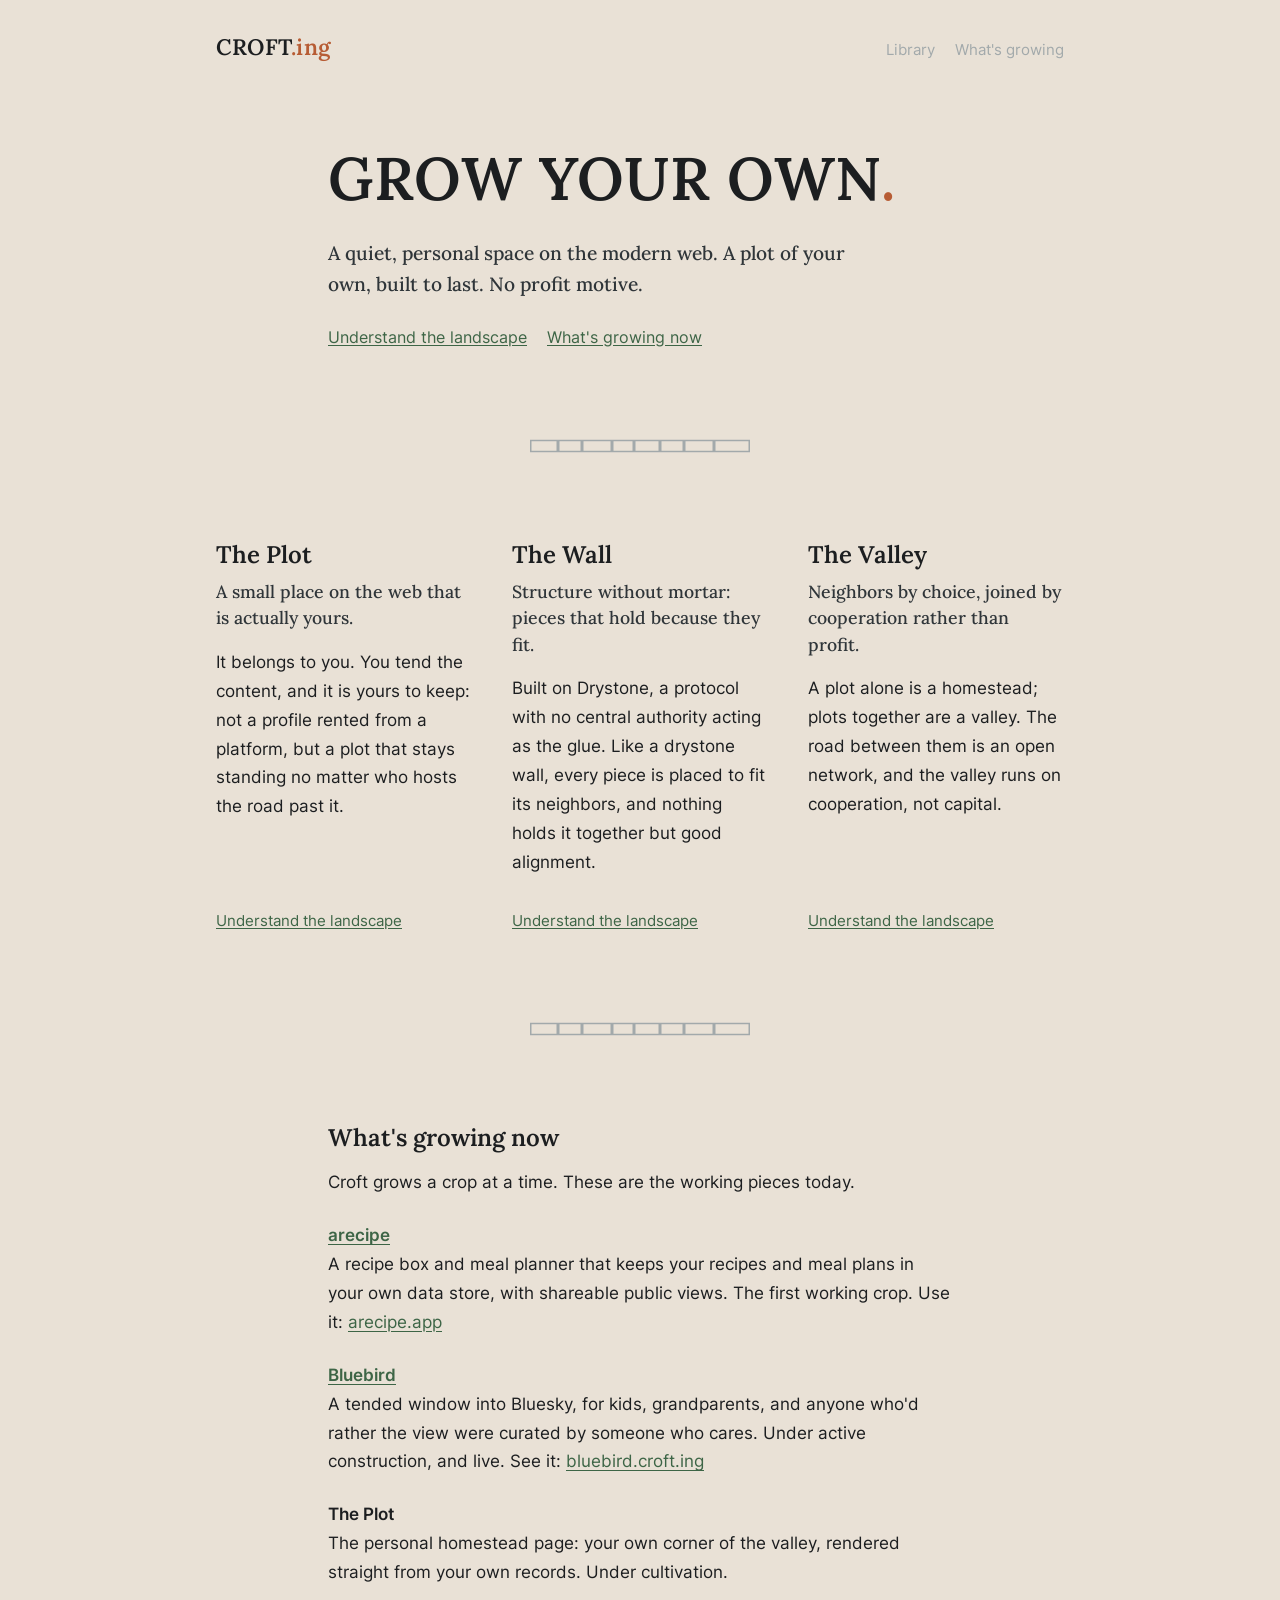
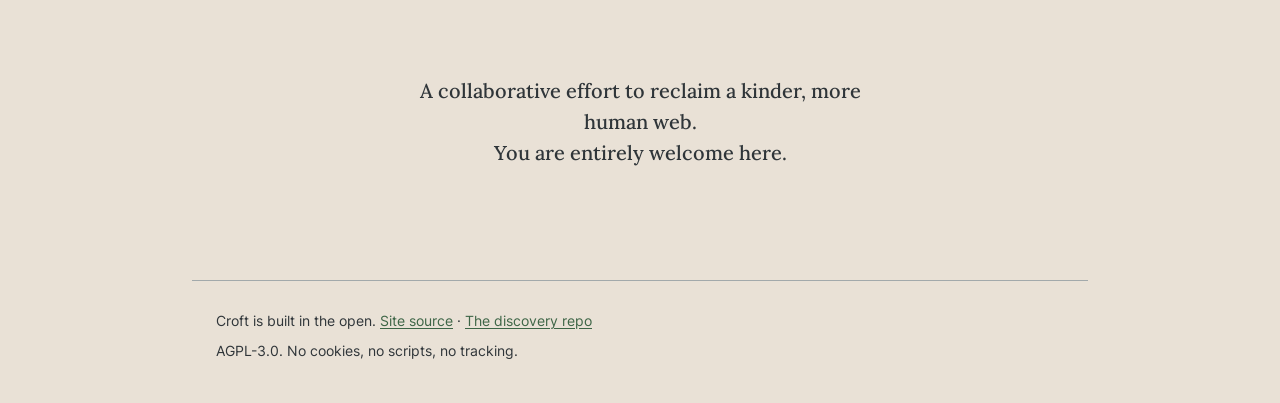
<file: index.html>
<!DOCTYPE html>
<html lang="en">
<head>
  <meta charset="utf-8">
  <meta name="viewport" content="width=device-width, initial-scale=1">
  <title>croft.ing — Grow your own.</title>
  <meta name="description" content="A quiet, personal space on the modern web. A plot of your own, built to last. No profit motive.">
  <link rel="icon" href="assets/favicon.svg" type="image/svg+xml">
  <link rel="stylesheet" href="styles.css">
</head>
<body>
  <header class="site-header">
    <a class="wordmark" href="/"><span class="wm-croft">CROFT</span><span class="wm-ing">.ing</span></a>
    <nav class="site-nav" aria-label="Primary">
      <a href="library.html">Library</a>
      <a href="index.html#growing">What's growing</a>
    </nav>
  </header>

  <main>
    <section class="section hero wrap">
      <h1>GROW YOUR OWN<span class="accent">.</span></h1>
      <p class="lede">A quiet, personal space on the modern web. A plot of your own, built to last. No profit motive.</p>
      <div class="hero-links">
        <a href="plot.html">Understand the landscape</a>
        <a href="#growing">What's growing now</a>
      </div>
    </section>

    <div class="course" role="separator" aria-hidden="true"></div>

    <section class="section wrap wrap--wide" aria-label="The three pillars">
      <div class="pillars">
        <article class="pillar">
          <h2>The Plot</h2>
          <p class="lede">A small place on the web that is actually yours.</p>
          <p>It belongs to you. You tend the content, and it is yours to keep: not a profile rented from a platform, but a plot that stays standing no matter who hosts the road past it.</p>
          <p class="more"><a href="plot.html">Understand the landscape</a></p>
        </article>

        <article class="pillar">
          <h2>The Wall</h2>
          <p class="lede">Structure without mortar: pieces that hold because they fit.</p>
          <p>Built on Drystone, a protocol with no central authority acting as the glue. Like a drystone wall, every piece is placed to fit its neighbors, and nothing holds it together but good alignment.</p>
          <p class="more"><a href="wall.html">Understand the landscape</a></p>
        </article>

        <article class="pillar">
          <h2>The Valley</h2>
          <p class="lede">Neighbors by choice, joined by cooperation rather than profit.</p>
          <p>A plot alone is a homestead; plots together are a valley. The road between them is an open network, and the valley runs on cooperation, not capital.</p>
          <p class="more"><a href="valley.html">Understand the landscape</a></p>
        </article>
      </div>
    </section>

    <div class="course" role="separator" aria-hidden="true"></div>

    <section class="section wrap" id="growing">
      <h2>What's growing now</h2>
      <p>Croft grows a crop at a time. These are the working pieces today.</p>
      <ul class="growing-list">
        <li>
          <span class="term"><a href="/arecipe/">arecipe</a></span>
          <p>A recipe box and meal planner that keeps your recipes and meal plans in your own data store, with shareable public views. The first working crop. Use it: <a href="https://arecipe.app">arecipe.app</a></p>
        </li>
        <li>
          <span class="term"><a href="/skylite/">Bluebird</a></span>
          <p>A tended window into Bluesky, for kids, grandparents, and anyone who'd rather the view were curated by someone who cares. Under active construction, and live. See it: <a href="https://bluebird.croft.ing">bluebird.croft.ing</a></p>
        </li>
        <li>
          <span class="term">The Plot</span>
          <p>The personal homestead page: your own corner of the valley, rendered straight from your own records. Under cultivation.</p>
        </li>
      </ul>
    </section>

    <blockquote class="closing wrap">
      <p>A collaborative effort to reclaim a kinder, more human web.<br>
      You are entirely welcome here.</p>
    </blockquote>
  </main>

  <footer class="site-footer">
    <p>Croft is built in the open. <a href="https://github.com/CroftCommunity/crofting_site">Site source</a> · <a href="https://github.com/CroftCommunity/discovery">The discovery repo</a></p>
    <p>AGPL-3.0. No cookies, no scripts, no tracking.</p>
  </footer>
</body>
</html>
</file>
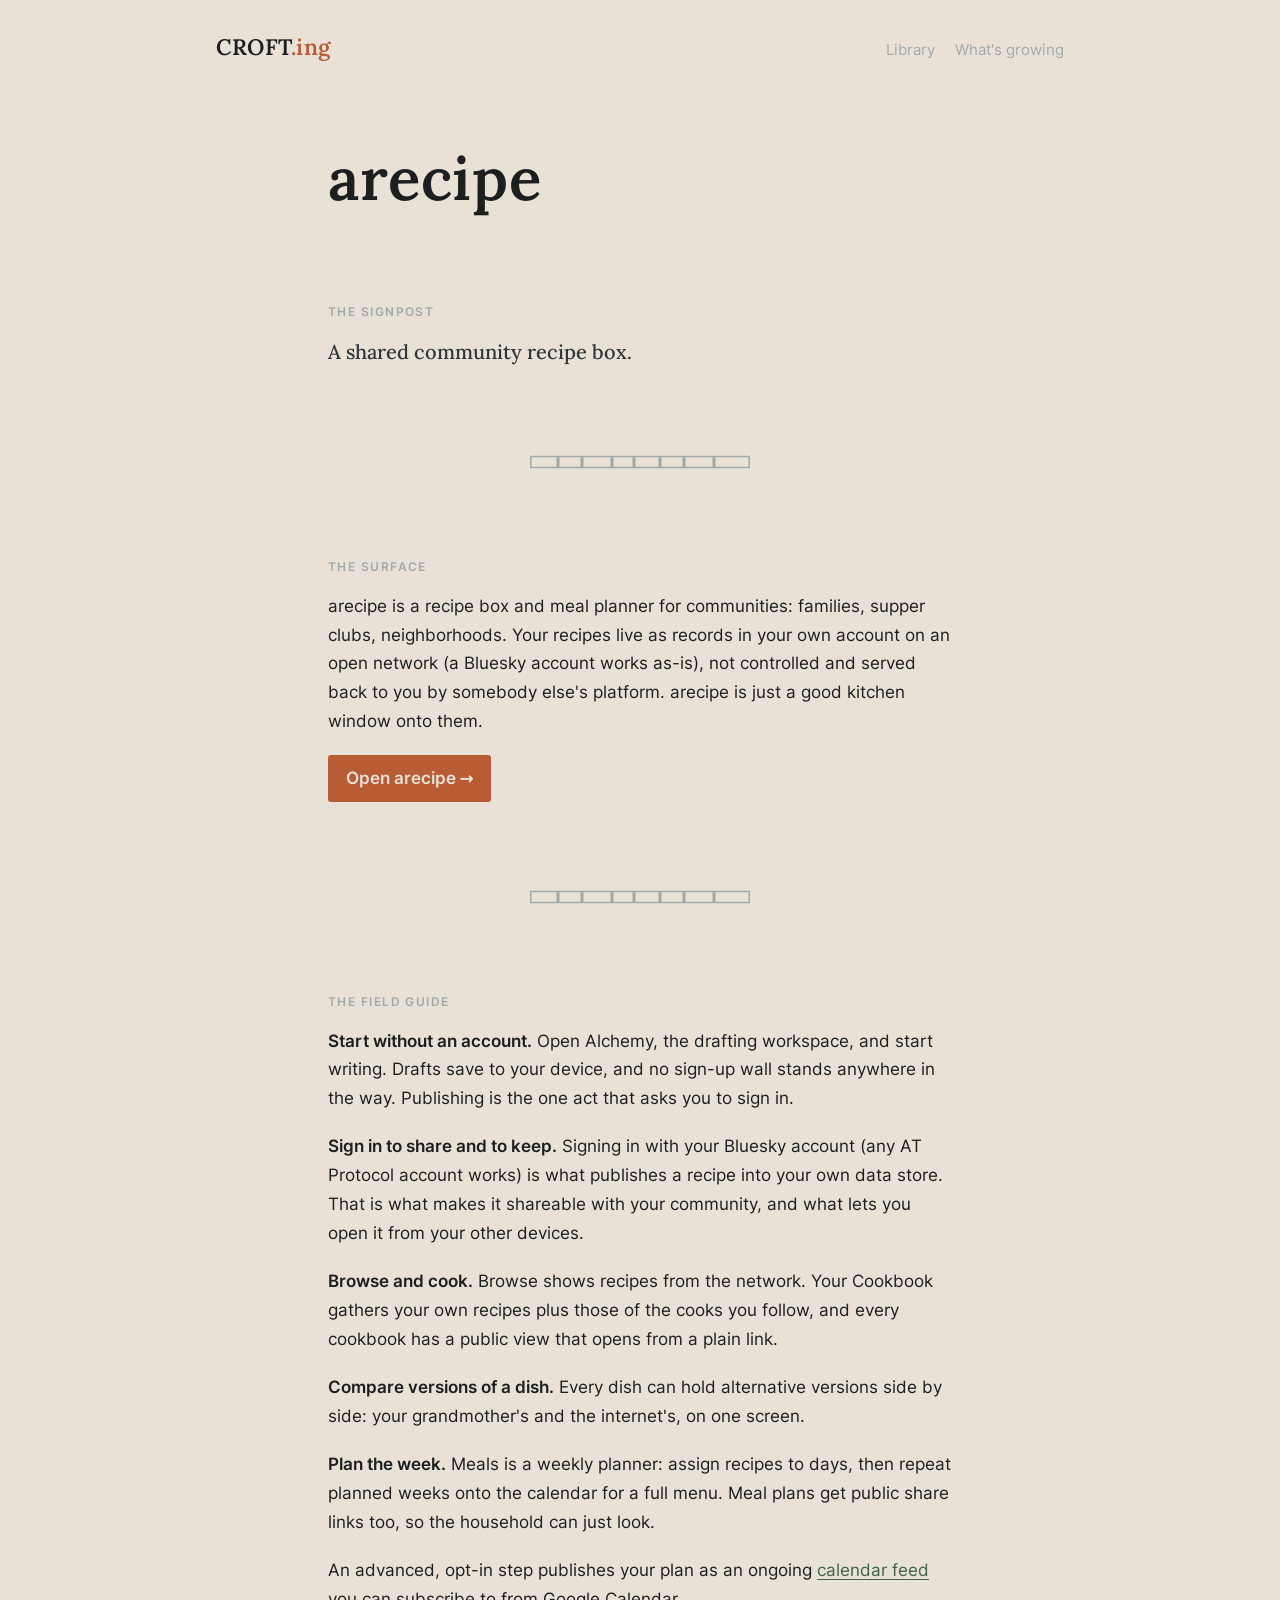
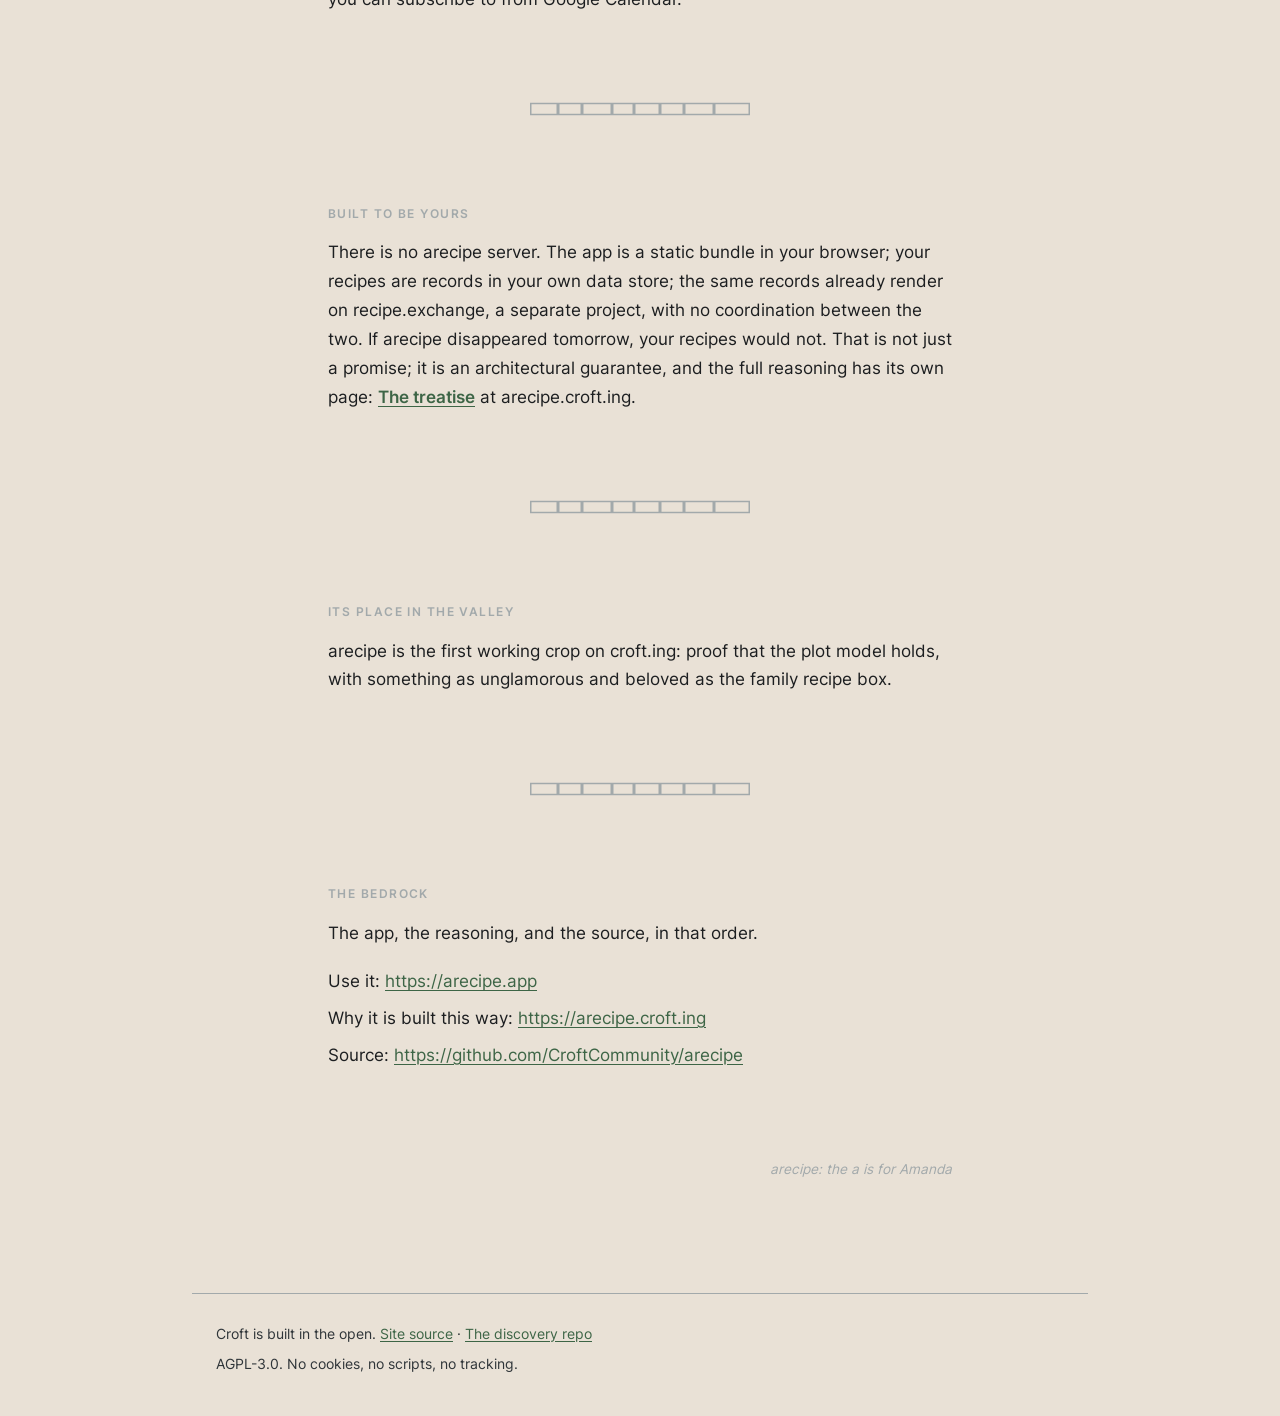
<file: arecipe/index.html>
<!DOCTYPE html>
<html lang="en">
<head>
  <meta charset="utf-8">
  <meta name="viewport" content="width=device-width, initial-scale=1">
  <title>arecipe — croft.ing</title>
  <meta name="description" content="A shared community recipe box.">
  <link rel="icon" href="/assets/favicon.svg" type="image/svg+xml">
  <link rel="stylesheet" href="/styles.css">
</head>
<body>
  <header class="site-header">
    <a class="wordmark" href="/"><span class="wm-croft">CROFT</span><span class="wm-ing">.ing</span></a>
    <nav class="site-nav" aria-label="Primary">
      <a href="/library.html">Library</a>
      <a href="/index.html#growing">What's growing</a>
    </nav>
  </header>

  <main class="wrap">
    <section class="section">
      <h1>arecipe</h1>
    </section>

    <section class="tier">
      <span class="tier-label">THE SIGNPOST</span>
      <p class="lede">A shared community recipe box.</p>
    </section>

    <div class="course" role="separator" aria-hidden="true"></div>

    <section class="tier">
      <span class="tier-label">THE SURFACE</span>
      <p class="surface">arecipe is a recipe box and meal planner for communities: families, supper clubs, neighborhoods. Your recipes live as records in your own account on an open network (a Bluesky account works as-is), not controlled and served back to you by somebody else's platform. arecipe is just a good kitchen window onto them.</p>
      <p><a class="button" href="https://arecipe.app">Open arecipe →</a></p>
    </section>

    <div class="course" role="separator" aria-hidden="true"></div>

    <section class="tier">
      <span class="tier-label">THE FIELD GUIDE</span>
      <p><strong>Start without an account.</strong> Open Alchemy, the drafting workspace, and start writing. Drafts save to your device, and no sign-up wall stands anywhere in the way. Publishing is the one act that asks you to sign in.</p>
      <p><strong>Sign in to share and to keep.</strong> Signing in with your Bluesky account (any AT Protocol account works) is what publishes a recipe into your own data store. That is what makes it shareable with your community, and what lets you open it from your other devices.</p>
      <p><strong>Browse and cook.</strong> Browse shows recipes from the network. Your Cookbook gathers your own recipes plus those of the cooks you follow, and every cookbook has a public view that opens from a plain link.</p>
      <p><strong>Compare versions of a dish.</strong> Every dish can hold alternative versions side by side: your grandmother's and the internet's, on one screen.</p>
      <p><strong>Plan the week.</strong> Meals is a weekly planner: assign recipes to days, then repeat planned weeks onto the calendar for a full menu. Meal plans get public share links too, so the household can just look.</p>
      <p>An advanced, opt-in step publishes your plan as an ongoing <a href="https://arecipe.app/calendar-setup.html">calendar feed</a> you can subscribe to from Google Calendar.</p>
    </section>

    <div class="course" role="separator" aria-hidden="true"></div>

    <section class="tier">
      <span class="tier-label">BUILT TO BE YOURS</span>
      <p>There is no arecipe server. The app is a static bundle in your browser; your recipes are records in your own data store; the same records already render on recipe.exchange, a separate project, with no coordination between the two. If arecipe disappeared tomorrow, your recipes would not. That is not just a promise; it is an architectural guarantee, and the full reasoning has its own page: <strong><a href="https://arecipe.croft.ing">The treatise</a></strong> at arecipe.croft.ing.</p>
    </section>

    <div class="course" role="separator" aria-hidden="true"></div>

    <section class="tier">
      <span class="tier-label">ITS PLACE IN THE VALLEY</span>
      <p>arecipe is the first working crop on croft.ing: proof that the plot model holds, with something as unglamorous and beloved as the family recipe box.</p>
    </section>

    <div class="course" role="separator" aria-hidden="true"></div>

    <section class="tier">
      <span class="tier-label">THE BEDROCK</span>
      <p>The app, the reasoning, and the source, in that order.</p>
      <ul class="bedrock-links">
        <li>Use it: <a href="https://arecipe.app">https://arecipe.app</a></li>
        <li>Why it is built this way: <a href="https://arecipe.croft.ing">https://arecipe.croft.ing</a></li>
        <li>Source: <a href="https://github.com/CroftCommunity/arecipe">https://github.com/CroftCommunity/arecipe</a></li>
      </ul>
    </section>

    <p class="colophon">arecipe: the a is for Amanda</p>
  </main>

  <footer class="site-footer">
    <p>Croft is built in the open. <a href="https://github.com/CroftCommunity/crofting_site">Site source</a> · <a href="https://github.com/CroftCommunity/discovery">The discovery repo</a></p>
    <p>AGPL-3.0. No cookies, no scripts, no tracking.</p>
  </footer>
</body>
</html>
</file>
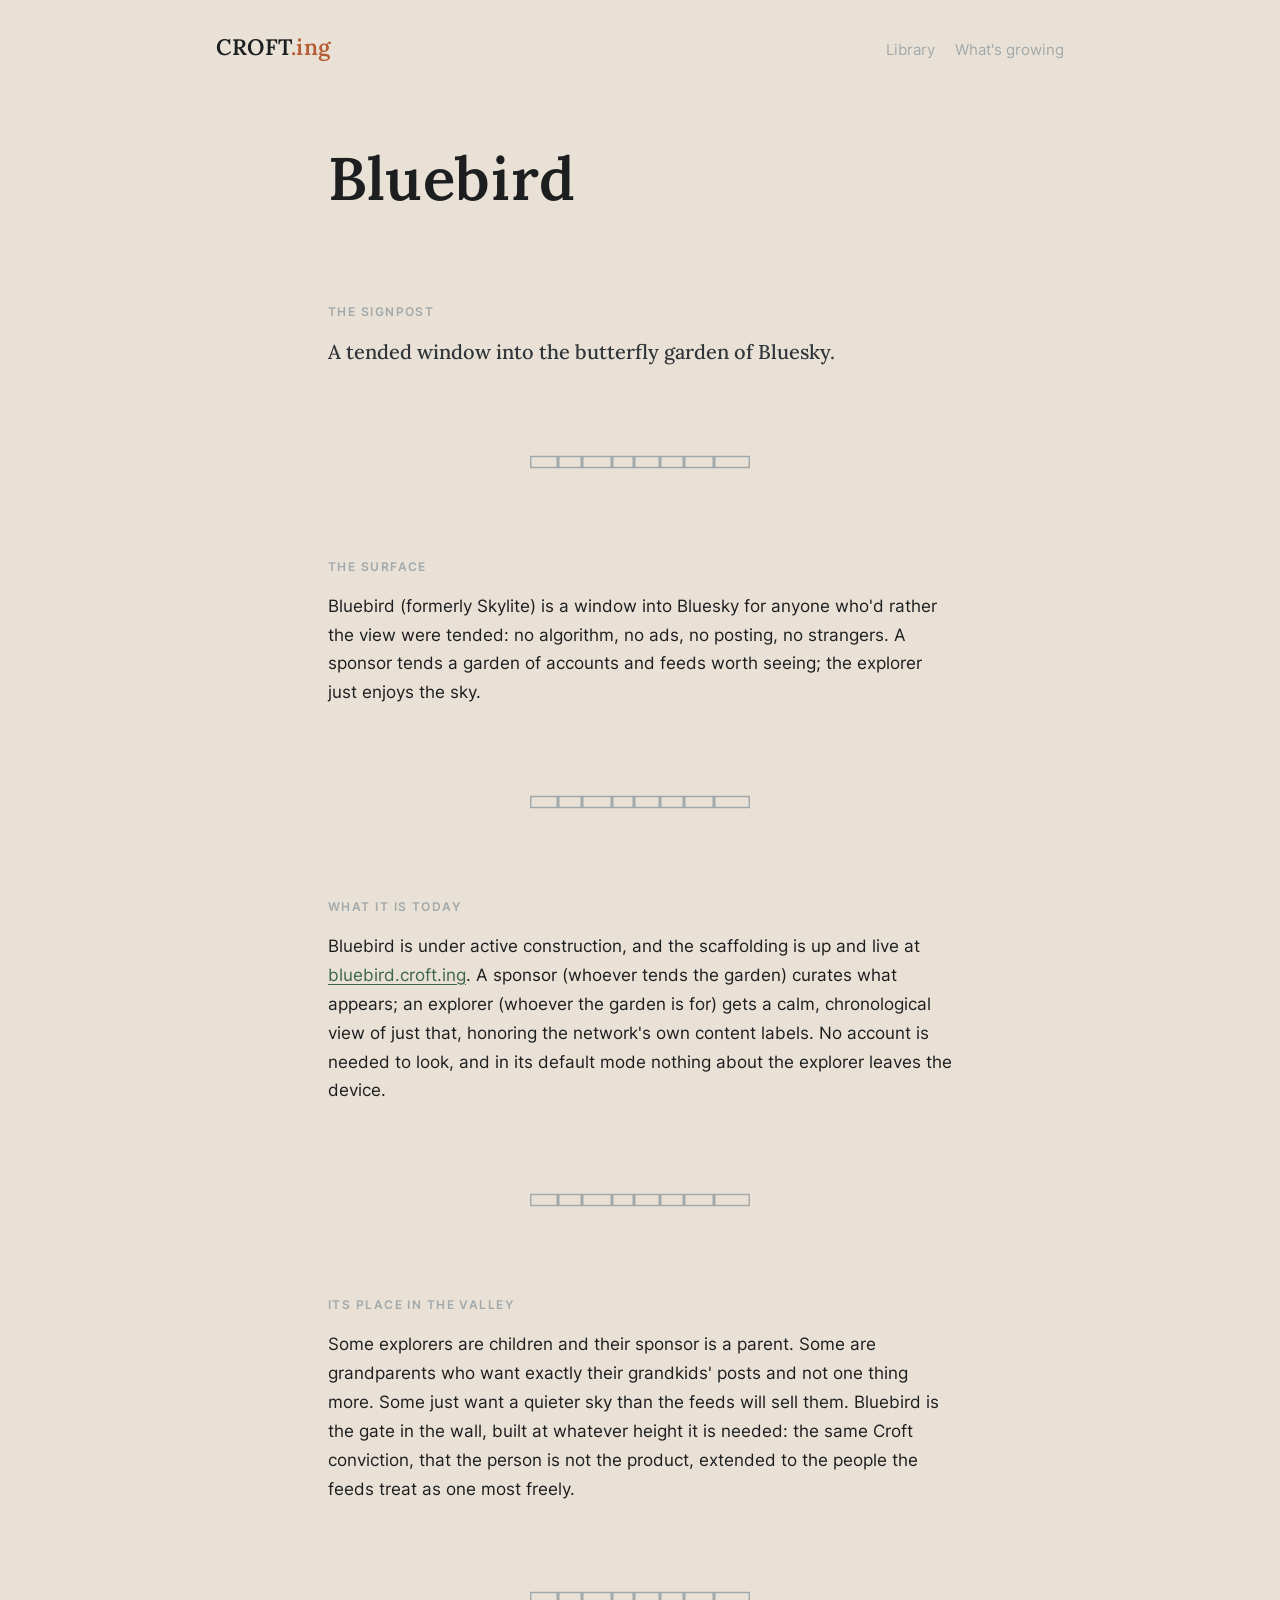
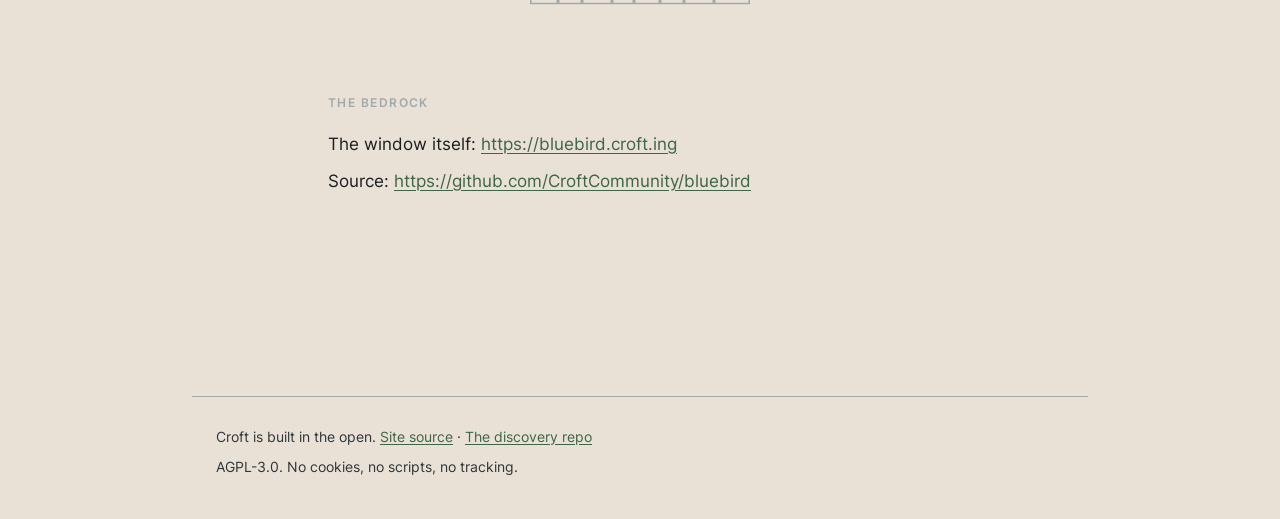
<file: skylite/index.html>
<!DOCTYPE html>
<html lang="en">
<head>
  <meta charset="utf-8">
  <meta name="viewport" content="width=device-width, initial-scale=1">
  <title>Bluebird — croft.ing</title>
  <meta name="description" content="A tended window into the butterfly garden of Bluesky.">
  <link rel="icon" href="/assets/favicon.svg" type="image/svg+xml">
  <link rel="stylesheet" href="/styles.css">
</head>
<body>
  <header class="site-header">
    <a class="wordmark" href="/"><span class="wm-croft">CROFT</span><span class="wm-ing">.ing</span></a>
    <nav class="site-nav" aria-label="Primary">
      <a href="/library.html">Library</a>
      <a href="/index.html#growing">What's growing</a>
    </nav>
  </header>

  <main class="wrap">
    <section class="section">
      <h1>Bluebird</h1>
    </section>

    <section class="tier">
      <span class="tier-label">THE SIGNPOST</span>
      <p class="lede">A tended window into the butterfly garden of Bluesky.</p>
    </section>

    <div class="course" role="separator" aria-hidden="true"></div>

    <section class="tier">
      <span class="tier-label">THE SURFACE</span>
      <p class="surface">Bluebird (formerly Skylite) is a window into Bluesky for anyone who'd rather the view were tended: no algorithm, no ads, no posting, no strangers. A sponsor tends a garden of accounts and feeds worth seeing; the explorer just enjoys the sky.</p>
    </section>

    <div class="course" role="separator" aria-hidden="true"></div>

    <section class="tier">
      <span class="tier-label">WHAT IT IS TODAY</span>
      <p>Bluebird is under active construction, and the scaffolding is up and live at <a href="https://bluebird.croft.ing">bluebird.croft.ing</a>. A sponsor (whoever tends the garden) curates what appears; an explorer (whoever the garden is for) gets a calm, chronological view of just that, honoring the network's own content labels. No account is needed to look, and in its default mode nothing about the explorer leaves the device.</p>
    </section>

    <div class="course" role="separator" aria-hidden="true"></div>

    <section class="tier">
      <span class="tier-label">ITS PLACE IN THE VALLEY</span>
      <p>Some explorers are children and their sponsor is a parent. Some are grandparents who want exactly their grandkids' posts and not one thing more. Some just want a quieter sky than the feeds will sell them. Bluebird is the gate in the wall, built at whatever height it is needed: the same Croft conviction, that the person is not the product, extended to the people the feeds treat as one most freely.</p>
    </section>

    <div class="course" role="separator" aria-hidden="true"></div>

    <section class="tier">
      <span class="tier-label">THE BEDROCK</span>
      <ul class="bedrock-links">
        <li>The window itself: <a href="https://bluebird.croft.ing">https://bluebird.croft.ing</a></li>
        <li>Source: <a href="https://github.com/CroftCommunity/bluebird">https://github.com/CroftCommunity/bluebird</a></li>
      </ul>
    </section>
  </main>

  <footer class="site-footer">
    <p>Croft is built in the open. <a href="https://github.com/CroftCommunity/crofting_site">Site source</a> · <a href="https://github.com/CroftCommunity/discovery">The discovery repo</a></p>
    <p>AGPL-3.0. No cookies, no scripts, no tracking.</p>
  </footer>
</body>
</html>
</file>
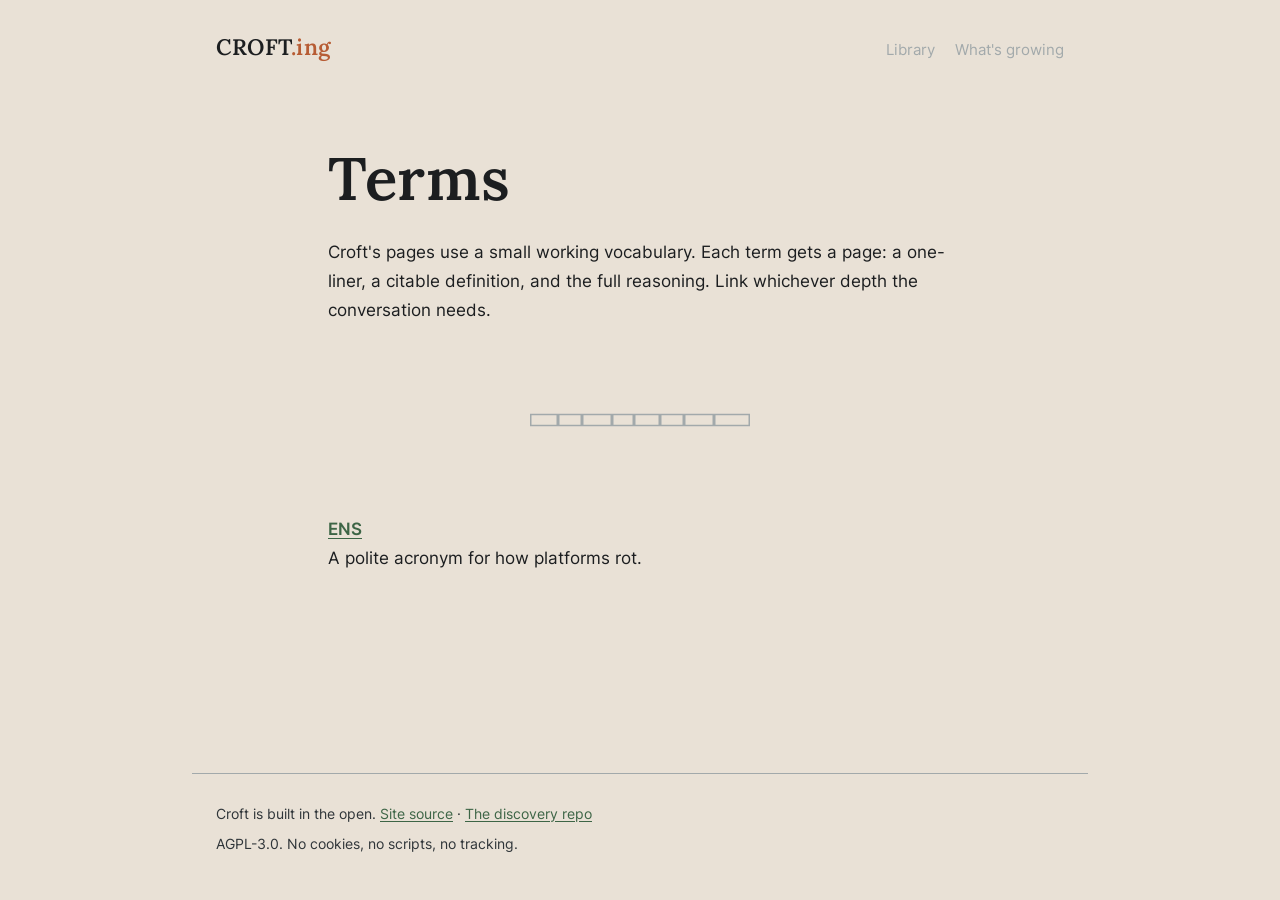
<file: terms/index.html>
<!DOCTYPE html>
<html lang="en">
<head>
  <meta charset="utf-8">
  <meta name="viewport" content="width=device-width, initial-scale=1">
  <title>Terms — croft.ing</title>
  <meta name="description" content="Croft's working vocabulary: a page per term, at every depth the conversation needs.">
  <link rel="icon" href="/assets/favicon.svg" type="image/svg+xml">
  <link rel="stylesheet" href="/styles.css">
</head>
<body>
  <header class="site-header">
    <a class="wordmark" href="/"><span class="wm-croft">CROFT</span><span class="wm-ing">.ing</span></a>
    <nav class="site-nav" aria-label="Primary">
      <a href="/library.html">Library</a>
      <a href="/index.html#growing">What's growing</a>
    </nav>
  </header>

  <main class="wrap">
    <section class="section">
      <h1>Terms</h1>
      <p>Croft's pages use a small working vocabulary. Each term gets a page: a one-liner, a citable definition, and the full reasoning. Link whichever depth the conversation needs.</p>
    </section>

    <div class="course" role="separator" aria-hidden="true"></div>

    <section class="section">
      <ul class="growing-list">
        <li>
          <span class="term"><a href="/terms/ens/">ENS</a></span>
          <p>A polite acronym for how platforms rot.</p>
        </li>
      </ul>
    </section>
  </main>

  <footer class="site-footer">
    <p>Croft is built in the open. <a href="https://github.com/CroftCommunity/crofting_site">Site source</a> · <a href="https://github.com/CroftCommunity/discovery">The discovery repo</a></p>
    <p>AGPL-3.0. No cookies, no scripts, no tracking.</p>
  </footer>
</body>
</html>
</file>
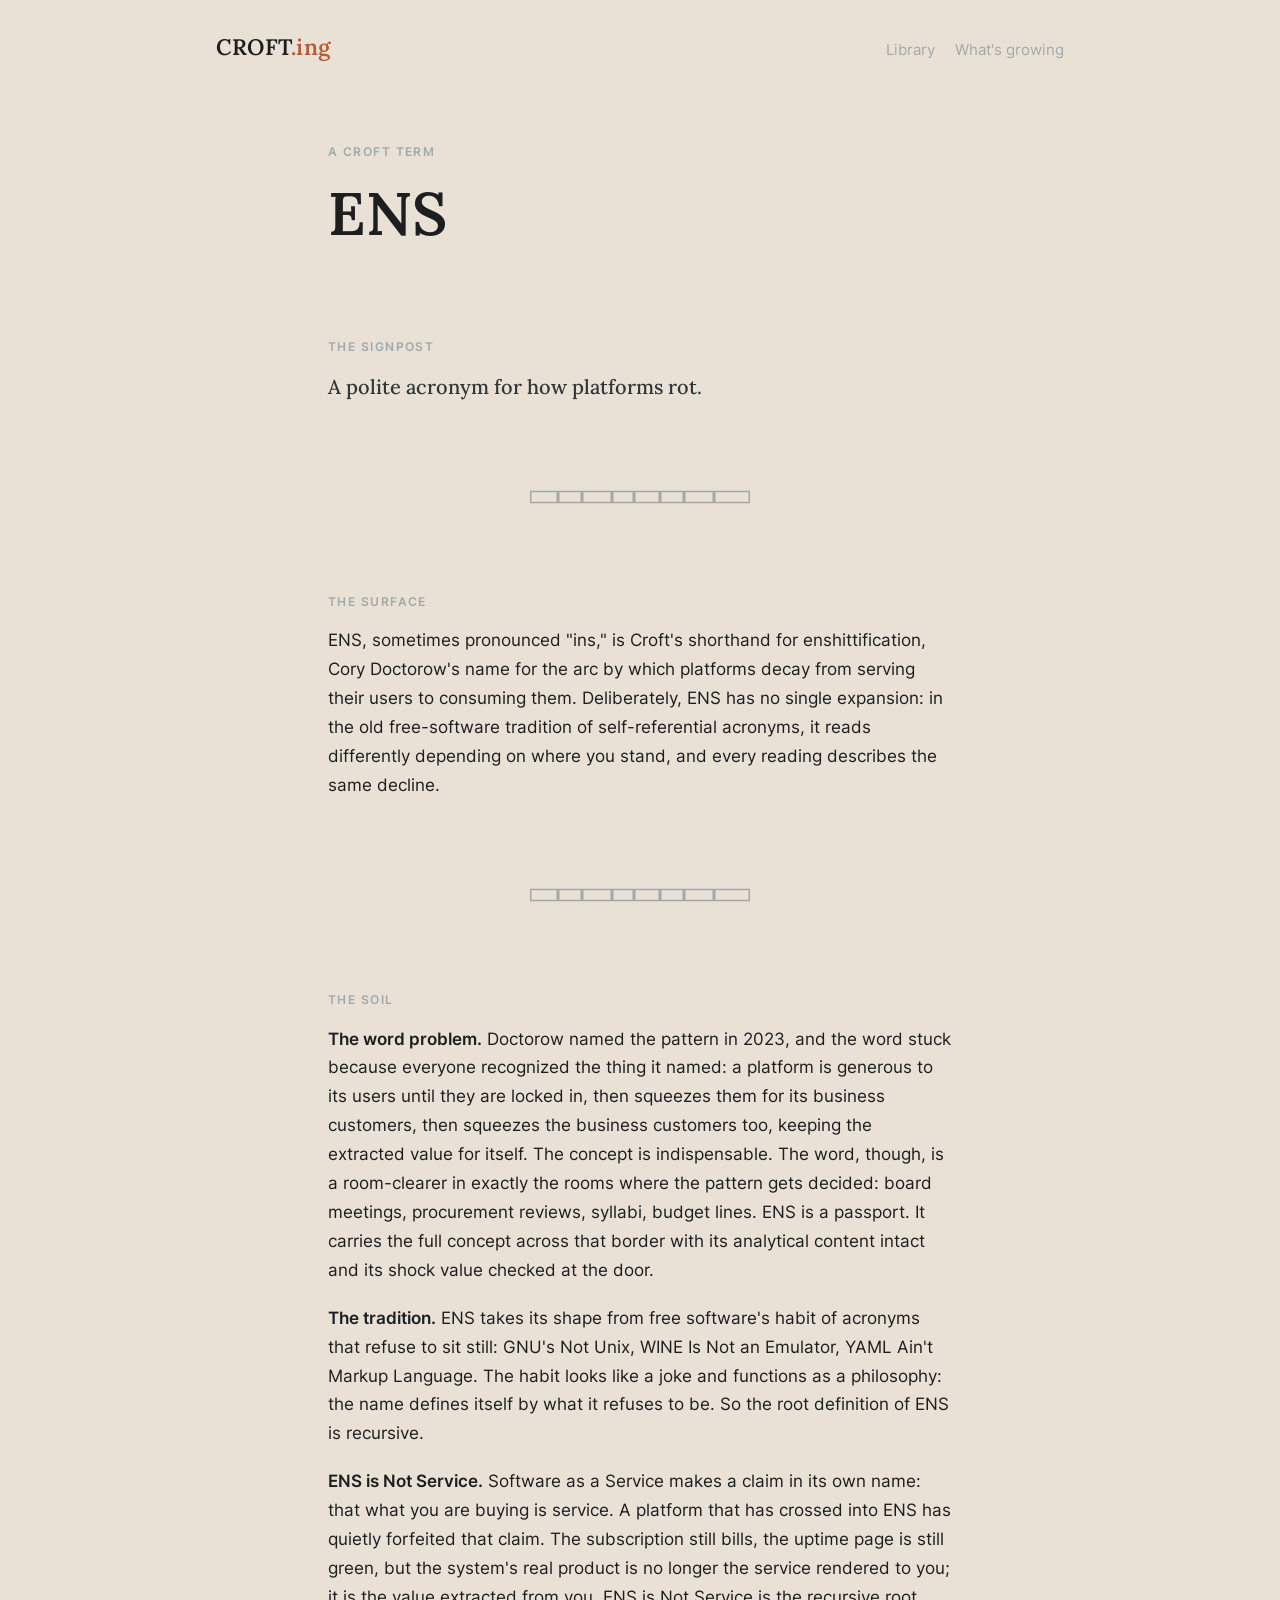
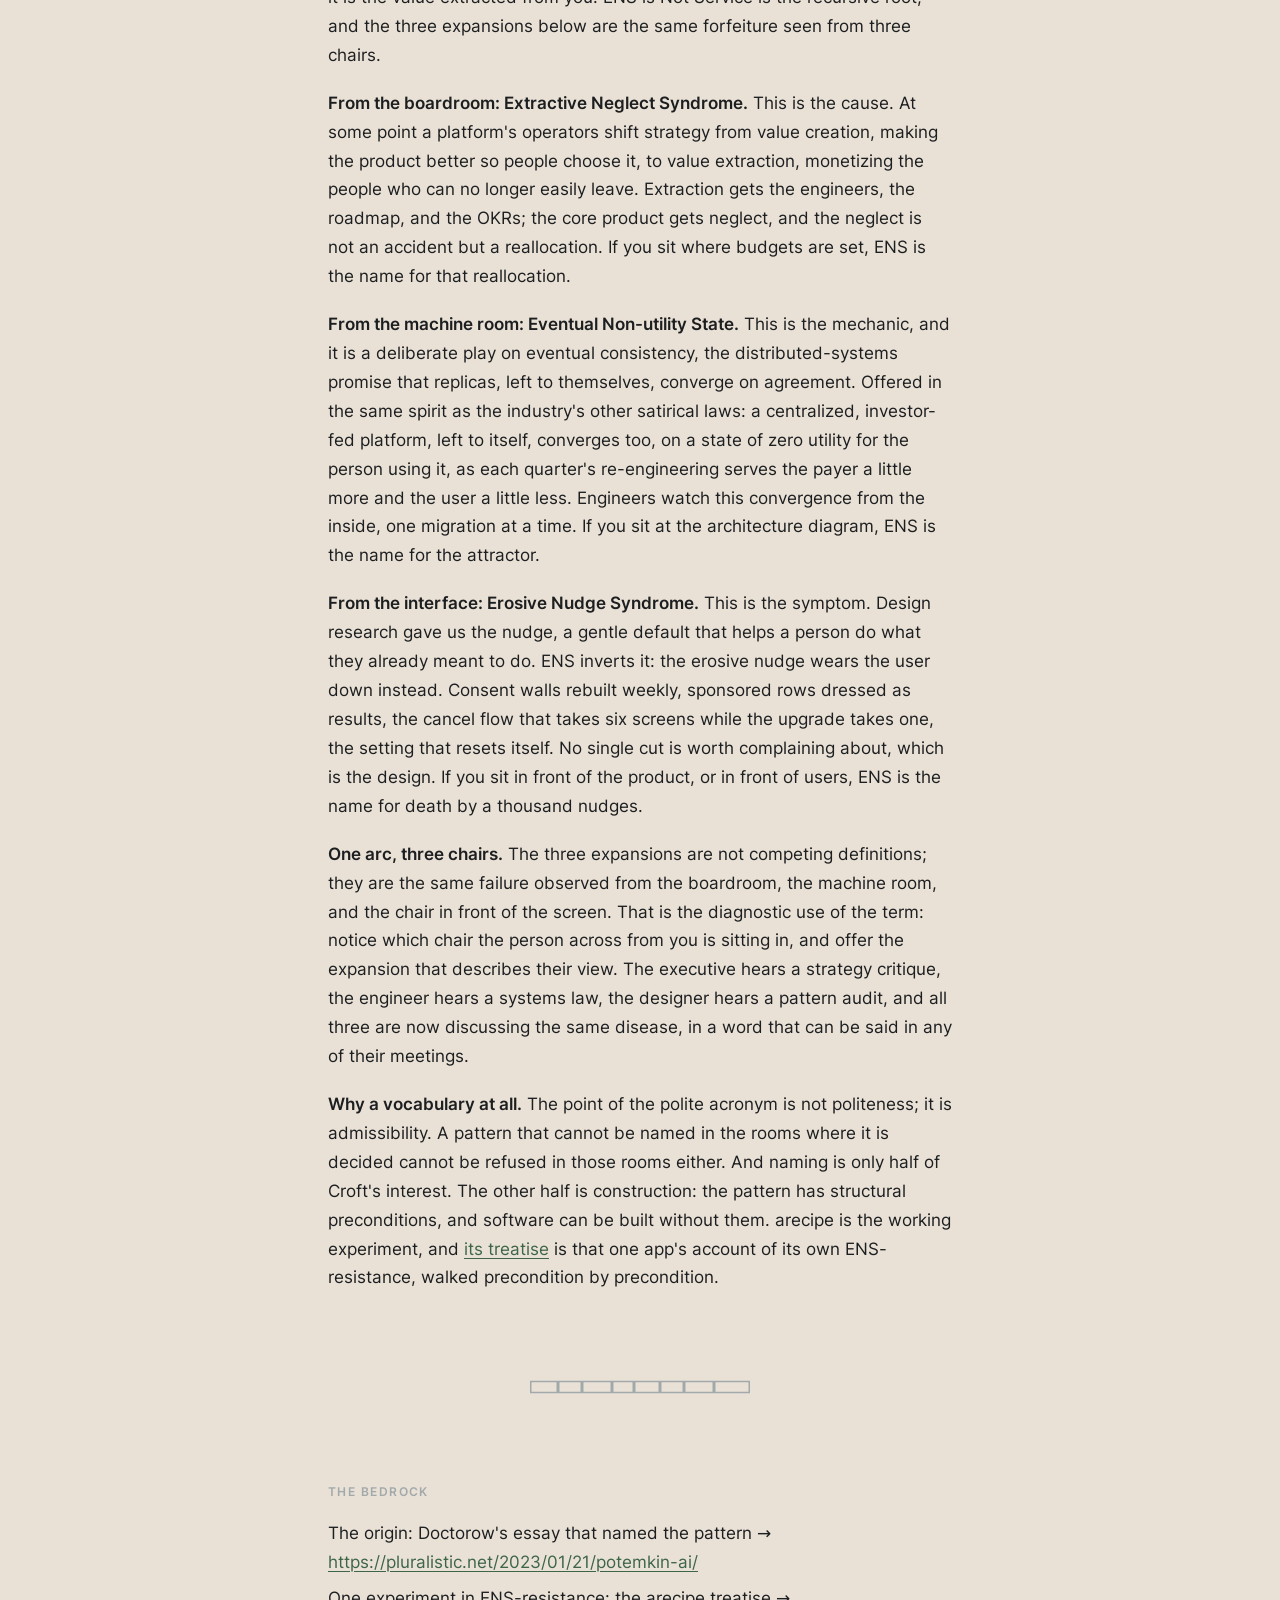
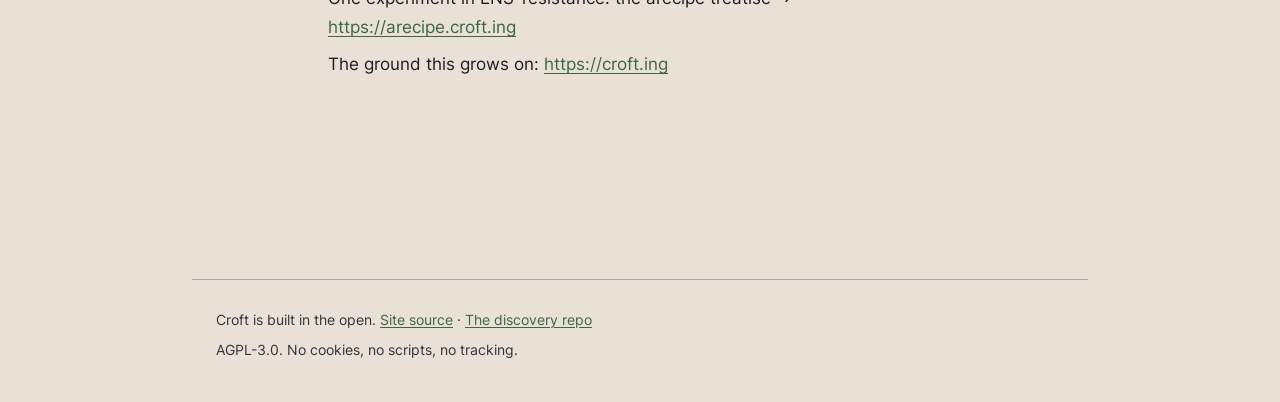
<file: terms/ens/index.html>
<!DOCTYPE html>
<html lang="en">
<head>
  <meta charset="utf-8">
  <meta name="viewport" content="width=device-width, initial-scale=1">
  <title>ENS — croft.ing</title>
  <meta name="description" content="A polite acronym for how platforms rot.">
  <link rel="icon" href="/assets/favicon.svg" type="image/svg+xml">
  <link rel="stylesheet" href="/styles.css">
</head>
<body>
  <header class="site-header">
    <a class="wordmark" href="/"><span class="wm-croft">CROFT</span><span class="wm-ing">.ing</span></a>
    <nav class="site-nav" aria-label="Primary">
      <a href="/library.html">Library</a>
      <a href="/index.html#growing">What's growing</a>
    </nav>
  </header>

  <main class="wrap">
    <section class="section">
      <span class="tier-label">A CROFT TERM</span>
      <h1>ENS</h1>
    </section>

    <section class="tier">
      <span class="tier-label">THE SIGNPOST</span>
      <p class="lede">A polite acronym for how platforms rot.</p>
    </section>

    <div class="course" role="separator" aria-hidden="true"></div>

    <section class="tier">
      <span class="tier-label">THE SURFACE</span>
      <p class="surface">ENS, sometimes pronounced "ins," is Croft's shorthand for enshittification, Cory Doctorow's name for the arc by which platforms decay from serving their users to consuming them. Deliberately, ENS has no single expansion: in the old free-software tradition of self-referential acronyms, it reads differently depending on where you stand, and every reading describes the same decline.</p>
    </section>

    <div class="course" role="separator" aria-hidden="true"></div>

    <section class="tier">
      <span class="tier-label">THE SOIL</span>
      <p class="soil"><strong>The word problem.</strong> Doctorow named the pattern in 2023, and the word stuck because everyone recognized the thing it named: a platform is generous to its users until they are locked in, then squeezes them for its business customers, then squeezes the business customers too, keeping the extracted value for itself. The concept is indispensable. The word, though, is a room-clearer in exactly the rooms where the pattern gets decided: board meetings, procurement reviews, syllabi, budget lines. ENS is a passport. It carries the full concept across that border with its analytical content intact and its shock value checked at the door.</p>
      <p class="soil"><strong>The tradition.</strong> ENS takes its shape from free software's habit of acronyms that refuse to sit still: GNU's Not Unix, WINE Is Not an Emulator, YAML Ain't Markup Language. The habit looks like a joke and functions as a philosophy: the name defines itself by what it refuses to be. So the root definition of ENS is recursive.</p>
      <p class="soil"><strong>ENS is Not Service.</strong> Software as a Service makes a claim in its own name: that what you are buying is service. A platform that has crossed into ENS has quietly forfeited that claim. The subscription still bills, the uptime page is still green, but the system's real product is no longer the service rendered to you; it is the value extracted from you. ENS is Not Service is the recursive root, and the three expansions below are the same forfeiture seen from three chairs.</p>
      <p class="soil"><strong>From the boardroom: Extractive Neglect Syndrome.</strong> This is the cause. At some point a platform's operators shift strategy from value creation, making the product better so people choose it, to value extraction, monetizing the people who can no longer easily leave. Extraction gets the engineers, the roadmap, and the OKRs; the core product gets neglect, and the neglect is not an accident but a reallocation. If you sit where budgets are set, ENS is the name for that reallocation.</p>
      <p class="soil"><strong>From the machine room: Eventual Non-utility State.</strong> This is the mechanic, and it is a deliberate play on eventual consistency, the distributed-systems promise that replicas, left to themselves, converge on agreement. Offered in the same spirit as the industry's other satirical laws: a centralized, investor-fed platform, left to itself, converges too, on a state of zero utility for the person using it, as each quarter's re-engineering serves the payer a little more and the user a little less. Engineers watch this convergence from the inside, one migration at a time. If you sit at the architecture diagram, ENS is the name for the attractor.</p>
      <p class="soil"><strong>From the interface: Erosive Nudge Syndrome.</strong> This is the symptom. Design research gave us the nudge, a gentle default that helps a person do what they already meant to do. ENS inverts it: the erosive nudge wears the user down instead. Consent walls rebuilt weekly, sponsored rows dressed as results, the cancel flow that takes six screens while the upgrade takes one, the setting that resets itself. No single cut is worth complaining about, which is the design. If you sit in front of the product, or in front of users, ENS is the name for death by a thousand nudges.</p>
      <p class="soil"><strong>One arc, three chairs.</strong> The three expansions are not competing definitions; they are the same failure observed from the boardroom, the machine room, and the chair in front of the screen. That is the diagnostic use of the term: notice which chair the person across from you is sitting in, and offer the expansion that describes their view. The executive hears a strategy critique, the engineer hears a systems law, the designer hears a pattern audit, and all three are now discussing the same disease, in a word that can be said in any of their meetings.</p>
      <p class="soil"><strong>Why a vocabulary at all.</strong> The point of the polite acronym is not politeness; it is admissibility. A pattern that cannot be named in the rooms where it is decided cannot be refused in those rooms either. And naming is only half of Croft's interest. The other half is construction: the pattern has structural preconditions, and software can be built without them. arecipe is the working experiment, and <a href="https://arecipe.croft.ing">its treatise</a> is that one app's account of its own ENS-resistance, walked precondition by precondition.</p>
    </section>

    <div class="course" role="separator" aria-hidden="true"></div>

    <section class="tier">
      <span class="tier-label">THE BEDROCK</span>
      <ul class="bedrock-links">
        <li>The origin: Doctorow's essay that named the pattern → <a href="https://pluralistic.net/2023/01/21/potemkin-ai/">https://pluralistic.net/2023/01/21/potemkin-ai/</a></li>
        <li>One experiment in ENS-resistance: the arecipe treatise → <a href="https://arecipe.croft.ing">https://arecipe.croft.ing</a></li>
        <li>The ground this grows on: <a href="https://croft.ing">https://croft.ing</a></li>
      </ul>
    </section>
  </main>

  <footer class="site-footer">
    <p>Croft is built in the open. <a href="https://github.com/CroftCommunity/crofting_site">Site source</a> · <a href="https://github.com/CroftCommunity/discovery">The discovery repo</a></p>
    <p>AGPL-3.0. No cookies, no scripts, no tracking.</p>
  </footer>
</body>
</html>
</file>
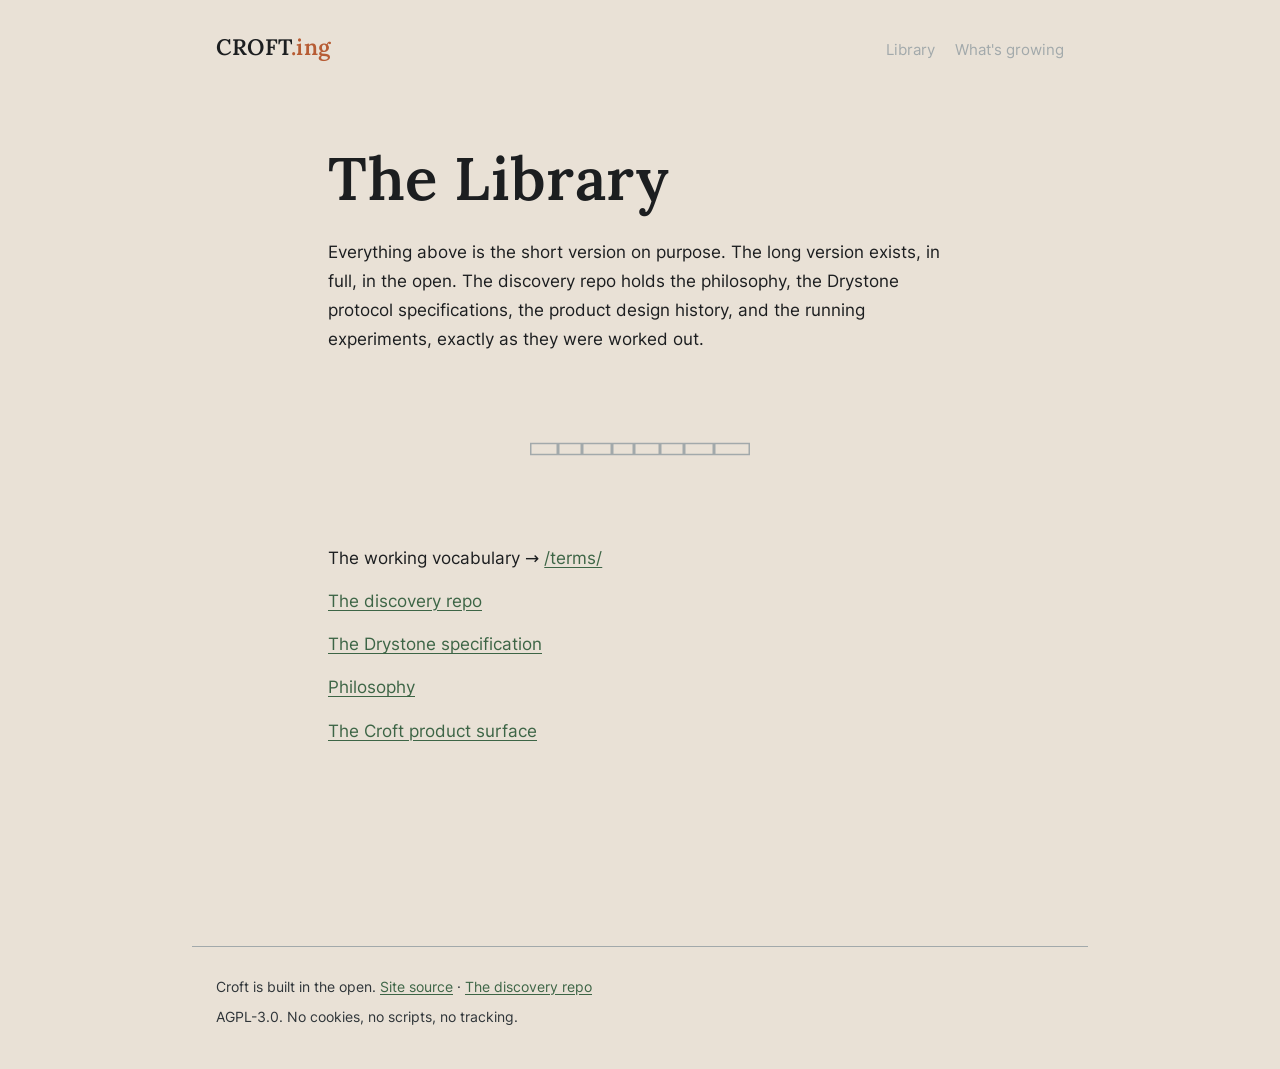
<file: library.html>
<!DOCTYPE html>
<html lang="en">
<head>
  <meta charset="utf-8">
  <meta name="viewport" content="width=device-width, initial-scale=1">
  <title>The Library — croft.ing</title>
  <meta name="description" content="The long version, in full, in the open: the discovery repo.">
  <link rel="icon" href="assets/favicon.svg" type="image/svg+xml">
  <link rel="stylesheet" href="styles.css">
</head>
<body>
  <header class="site-header">
    <a class="wordmark" href="/"><span class="wm-croft">CROFT</span><span class="wm-ing">.ing</span></a>
    <nav class="site-nav" aria-label="Primary">
      <a href="library.html">Library</a>
      <a href="index.html#growing">What's growing</a>
    </nav>
  </header>

  <main class="wrap">
    <section class="section">
      <h1>The Library</h1>
      <p>Everything above is the short version on purpose. The long version exists, in full, in the open. The discovery repo holds the philosophy, the Drystone protocol specifications, the product design history, and the running experiments, exactly as they were worked out.</p>
    </section>

    <div class="course" role="separator" aria-hidden="true"></div>

    <section class="section">
      <ul class="link-list">
        <li>The working vocabulary → <a href="/terms/">/terms/</a></li>
        <li><a href="https://github.com/CroftCommunity/discovery">The discovery repo</a></li>
        <li><a href="https://github.com/CroftCommunity/discovery/tree/main/beta/drystone-spec">The Drystone specification</a></li>
        <li><a href="https://github.com/CroftCommunity/discovery/tree/main/beta/philosophy">Philosophy</a></li>
        <li><a href="https://github.com/CroftCommunity/discovery/tree/main/beta/croft">The Croft product surface</a></li>
      </ul>
    </section>
  </main>

  <footer class="site-footer">
    <p>Croft is built in the open. <a href="https://github.com/CroftCommunity/crofting_site">Site source</a> · <a href="https://github.com/CroftCommunity/discovery">The discovery repo</a></p>
    <p>AGPL-3.0. No cookies, no scripts, no tracking.</p>
  </footer>
</body>
</html>
</file>
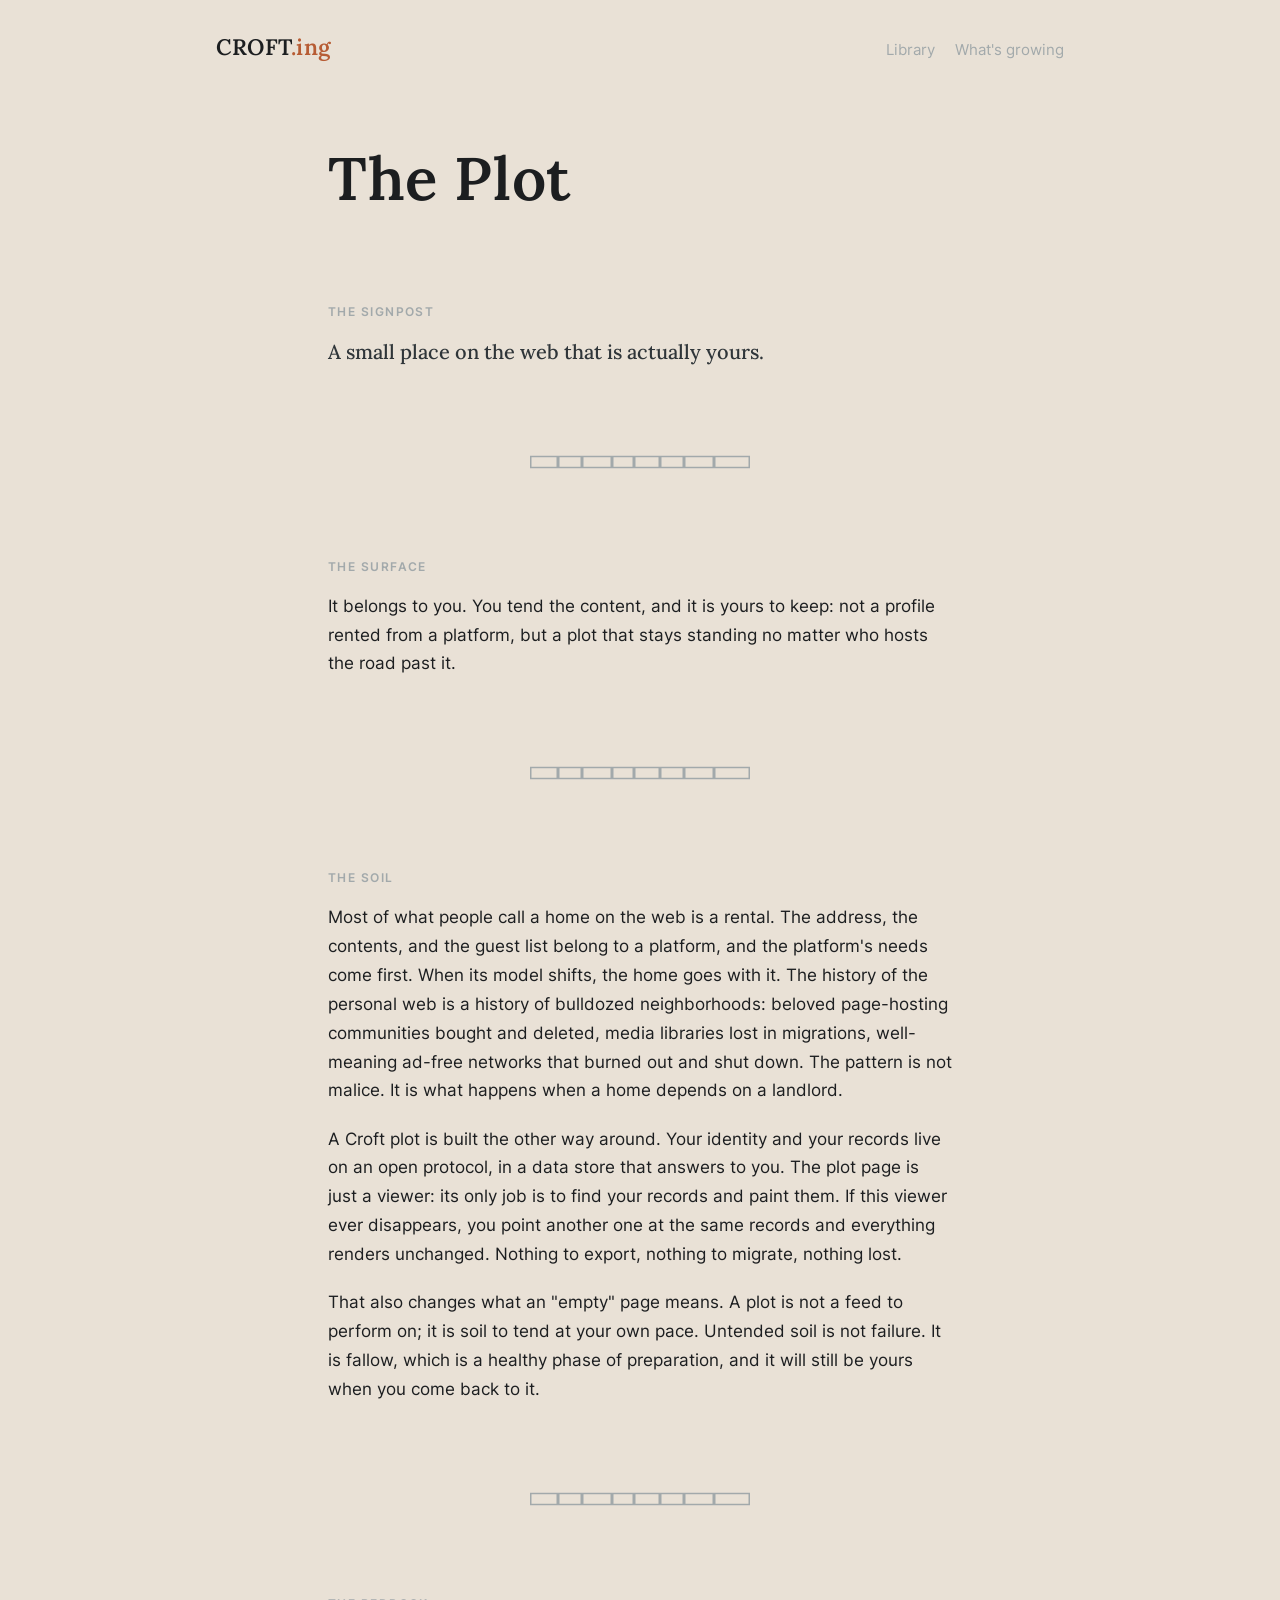
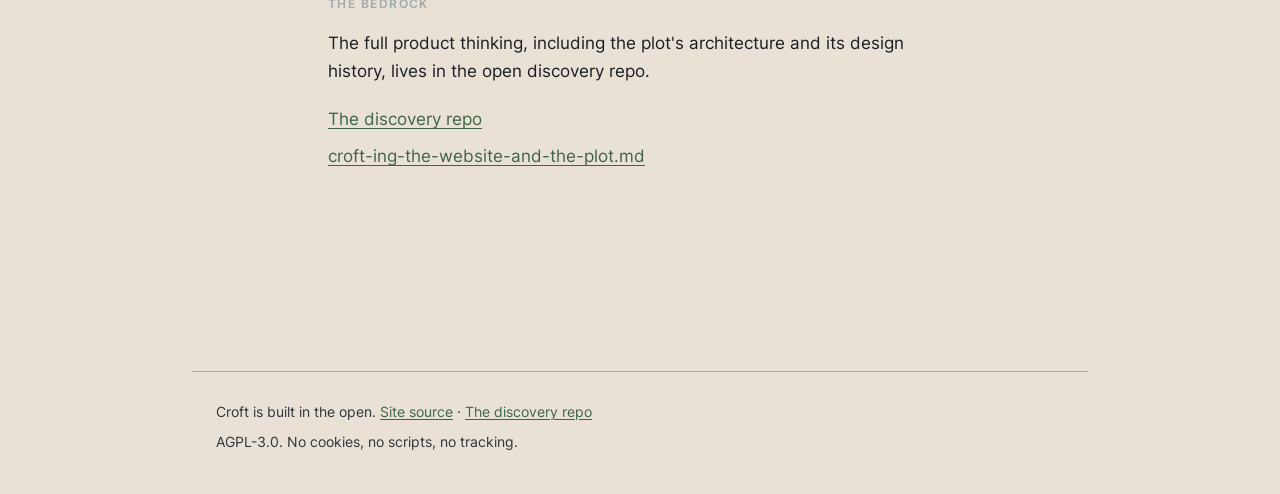
<file: plot.html>
<!DOCTYPE html>
<html lang="en">
<head>
  <meta charset="utf-8">
  <meta name="viewport" content="width=device-width, initial-scale=1">
  <title>The Plot — croft.ing</title>
  <meta name="description" content="A small place on the web that is actually yours.">
  <link rel="icon" href="assets/favicon.svg" type="image/svg+xml">
  <link rel="stylesheet" href="styles.css">
</head>
<body>
  <header class="site-header">
    <a class="wordmark" href="/"><span class="wm-croft">CROFT</span><span class="wm-ing">.ing</span></a>
    <nav class="site-nav" aria-label="Primary">
      <a href="library.html">Library</a>
      <a href="index.html#growing">What's growing</a>
    </nav>
  </header>

  <main class="wrap">
    <section class="section">
      <h1>The Plot</h1>
    </section>

    <section class="tier">
      <span class="tier-label">The Signpost</span>
      <p class="lede">A small place on the web that is actually yours.</p>
    </section>

    <div class="course" role="separator" aria-hidden="true"></div>

    <section class="tier">
      <span class="tier-label">The Surface</span>
      <p class="surface">It belongs to you. You tend the content, and it is yours to keep: not a profile rented from a platform, but a plot that stays standing no matter who hosts the road past it.</p>
    </section>

    <div class="course" role="separator" aria-hidden="true"></div>

    <section class="tier">
      <span class="tier-label">The Soil</span>
      <p class="soil">Most of what people call a home on the web is a rental. The address, the contents, and the guest list belong to a platform, and the platform's needs come first. When its model shifts, the home goes with it. The history of the personal web is a history of bulldozed neighborhoods: beloved page-hosting communities bought and deleted, media libraries lost in migrations, well-meaning ad-free networks that burned out and shut down. The pattern is not malice. It is what happens when a home depends on a landlord.</p>
      <p class="soil">A Croft plot is built the other way around. Your identity and your records live on an open protocol, in a data store that answers to you. The plot page is just a viewer: its only job is to find your records and paint them. If this viewer ever disappears, you point another one at the same records and everything renders unchanged. Nothing to export, nothing to migrate, nothing lost.</p>
      <p class="soil">That also changes what an "empty" page means. A plot is not a feed to perform on; it is soil to tend at your own pace. Untended soil is not failure. It is fallow, which is a healthy phase of preparation, and it will still be yours when you come back to it.</p>
    </section>

    <div class="course" role="separator" aria-hidden="true"></div>

    <section class="tier">
      <span class="tier-label">The Bedrock</span>
      <p>The full product thinking, including the plot's architecture and its design history, lives in the open discovery repo.</p>
      <ul class="bedrock-links">
        <li><a href="https://github.com/CroftCommunity/discovery">The discovery repo</a></li>
        <li><a href="https://github.com/CroftCommunity/discovery/blob/main/beta/croft/croft-ing-the-website-and-the-plot.md">croft-ing-the-website-and-the-plot.md</a></li>
      </ul>
    </section>
  </main>

  <footer class="site-footer">
    <p>Croft is built in the open. <a href="https://github.com/CroftCommunity/crofting_site">Site source</a> · <a href="https://github.com/CroftCommunity/discovery">The discovery repo</a></p>
    <p>AGPL-3.0. No cookies, no scripts, no tracking.</p>
  </footer>
</body>
</html>
</file>
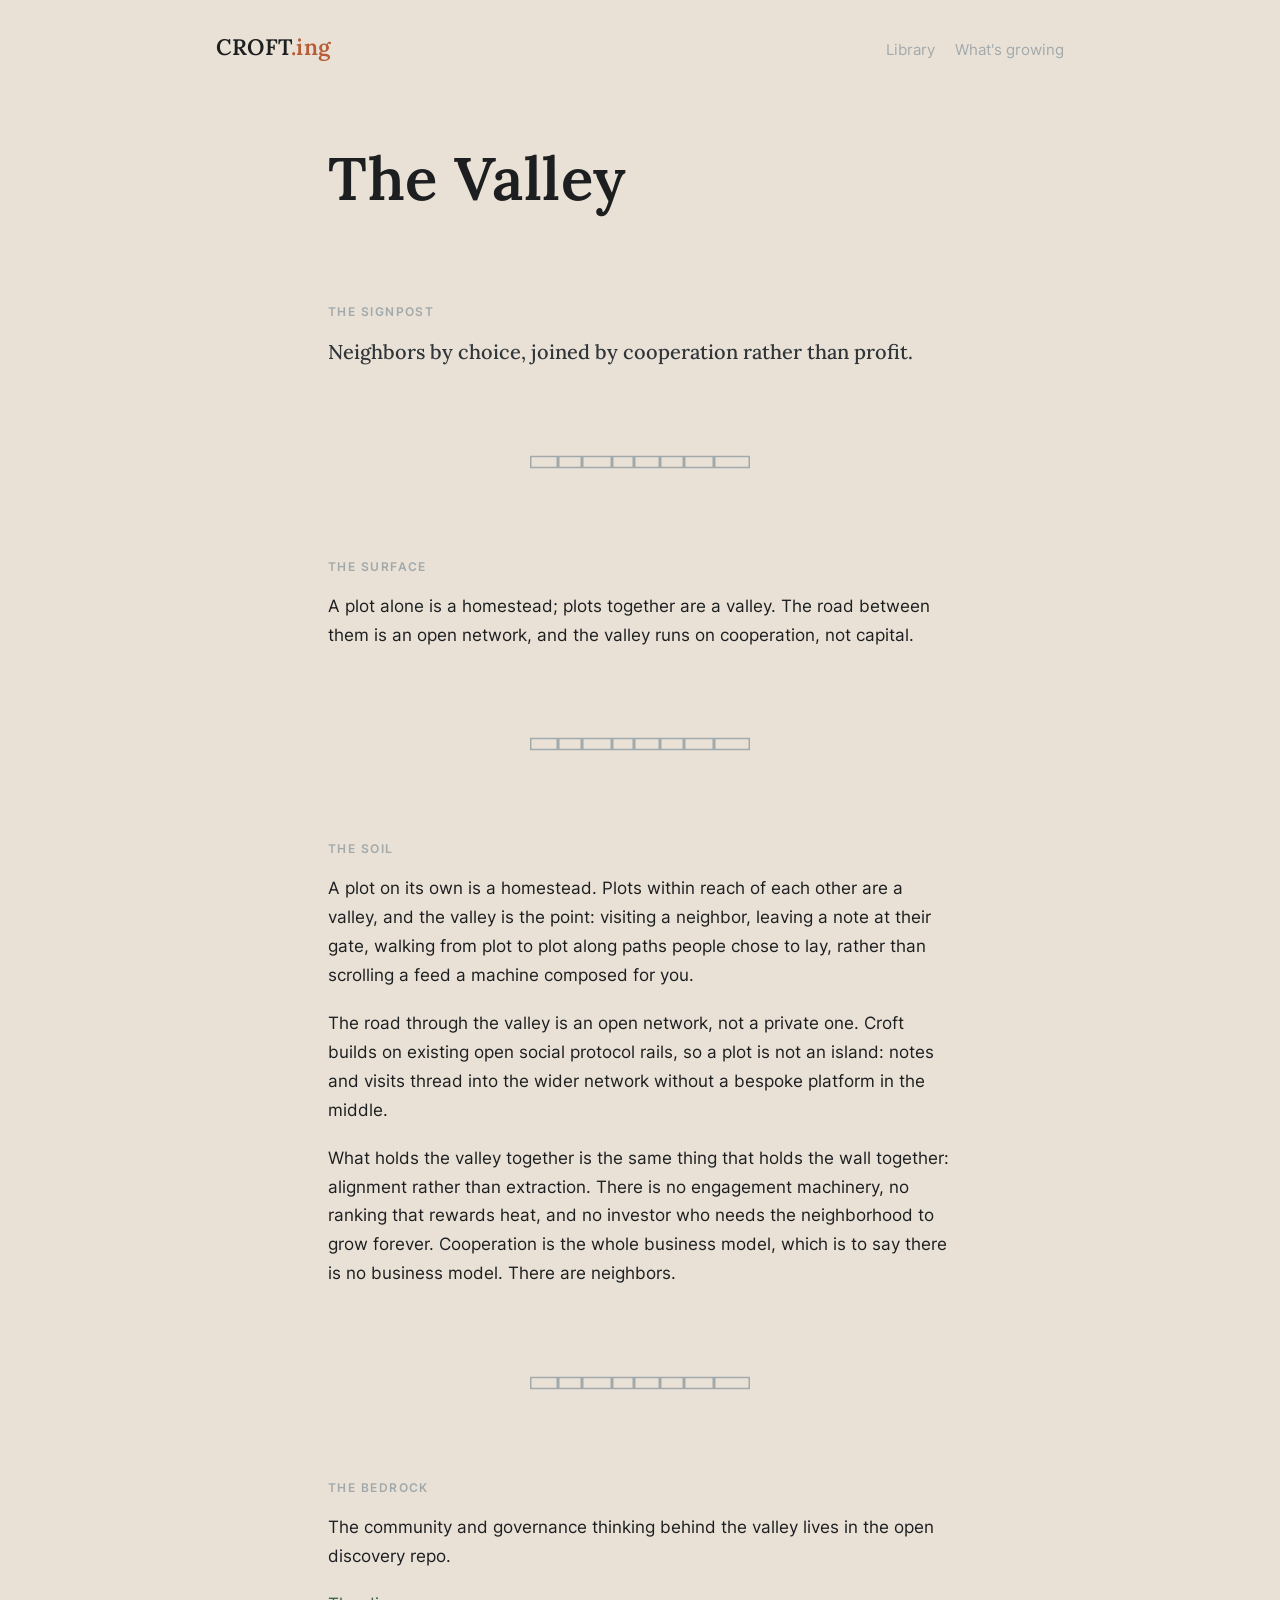
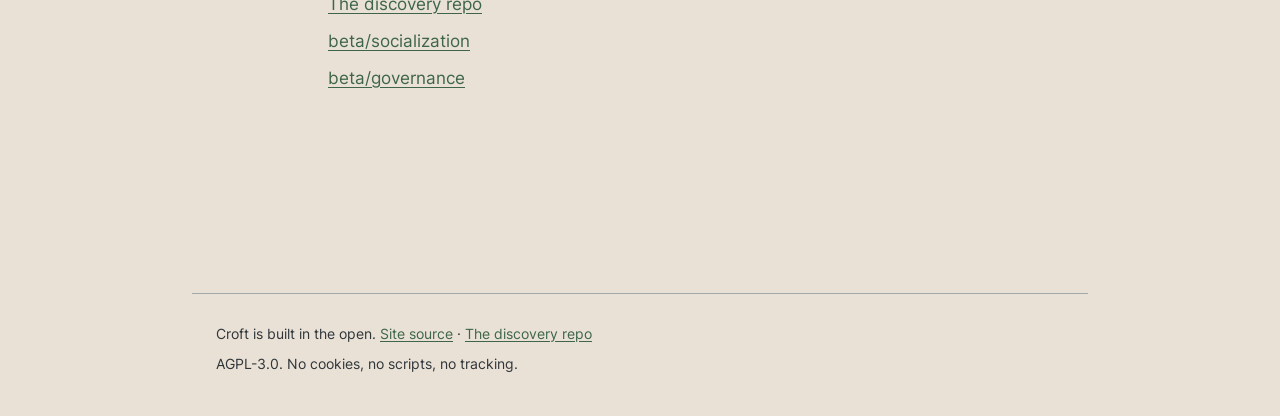
<file: valley.html>
<!DOCTYPE html>
<html lang="en">
<head>
  <meta charset="utf-8">
  <meta name="viewport" content="width=device-width, initial-scale=1">
  <title>The Valley — croft.ing</title>
  <meta name="description" content="Neighbors by choice, joined by cooperation rather than profit.">
  <link rel="icon" href="assets/favicon.svg" type="image/svg+xml">
  <link rel="stylesheet" href="styles.css">
</head>
<body>
  <header class="site-header">
    <a class="wordmark" href="/"><span class="wm-croft">CROFT</span><span class="wm-ing">.ing</span></a>
    <nav class="site-nav" aria-label="Primary">
      <a href="library.html">Library</a>
      <a href="index.html#growing">What's growing</a>
    </nav>
  </header>

  <main class="wrap">
    <section class="section">
      <h1>The Valley</h1>
    </section>

    <section class="tier">
      <span class="tier-label">The Signpost</span>
      <p class="lede">Neighbors by choice, joined by cooperation rather than profit.</p>
    </section>

    <div class="course" role="separator" aria-hidden="true"></div>

    <section class="tier">
      <span class="tier-label">The Surface</span>
      <p class="surface">A plot alone is a homestead; plots together are a valley. The road between them is an open network, and the valley runs on cooperation, not capital.</p>
    </section>

    <div class="course" role="separator" aria-hidden="true"></div>

    <section class="tier">
      <span class="tier-label">The Soil</span>
      <p class="soil">A plot on its own is a homestead. Plots within reach of each other are a valley, and the valley is the point: visiting a neighbor, leaving a note at their gate, walking from plot to plot along paths people chose to lay, rather than scrolling a feed a machine composed for you.</p>
      <p class="soil">The road through the valley is an open network, not a private one. Croft builds on existing open social protocol rails, so a plot is not an island: notes and visits thread into the wider network without a bespoke platform in the middle.</p>
      <p class="soil">What holds the valley together is the same thing that holds the wall together: alignment rather than extraction. There is no engagement machinery, no ranking that rewards heat, and no investor who needs the neighborhood to grow forever. Cooperation is the whole business model, which is to say there is no business model. There are neighbors.</p>
    </section>

    <div class="course" role="separator" aria-hidden="true"></div>

    <section class="tier">
      <span class="tier-label">The Bedrock</span>
      <p>The community and governance thinking behind the valley lives in the open discovery repo.</p>
      <ul class="bedrock-links">
        <li><a href="https://github.com/CroftCommunity/discovery">The discovery repo</a></li>
        <li><a href="https://github.com/CroftCommunity/discovery/tree/main/beta/socialization">beta/socialization</a></li>
        <li><a href="https://github.com/CroftCommunity/discovery/tree/main/beta/governance">beta/governance</a></li>
      </ul>
    </section>
  </main>

  <footer class="site-footer">
    <p>Croft is built in the open. <a href="https://github.com/CroftCommunity/crofting_site">Site source</a> · <a href="https://github.com/CroftCommunity/discovery">The discovery repo</a></p>
    <p>AGPL-3.0. No cookies, no scripts, no tracking.</p>
  </footer>
</body>
</html>
</file>
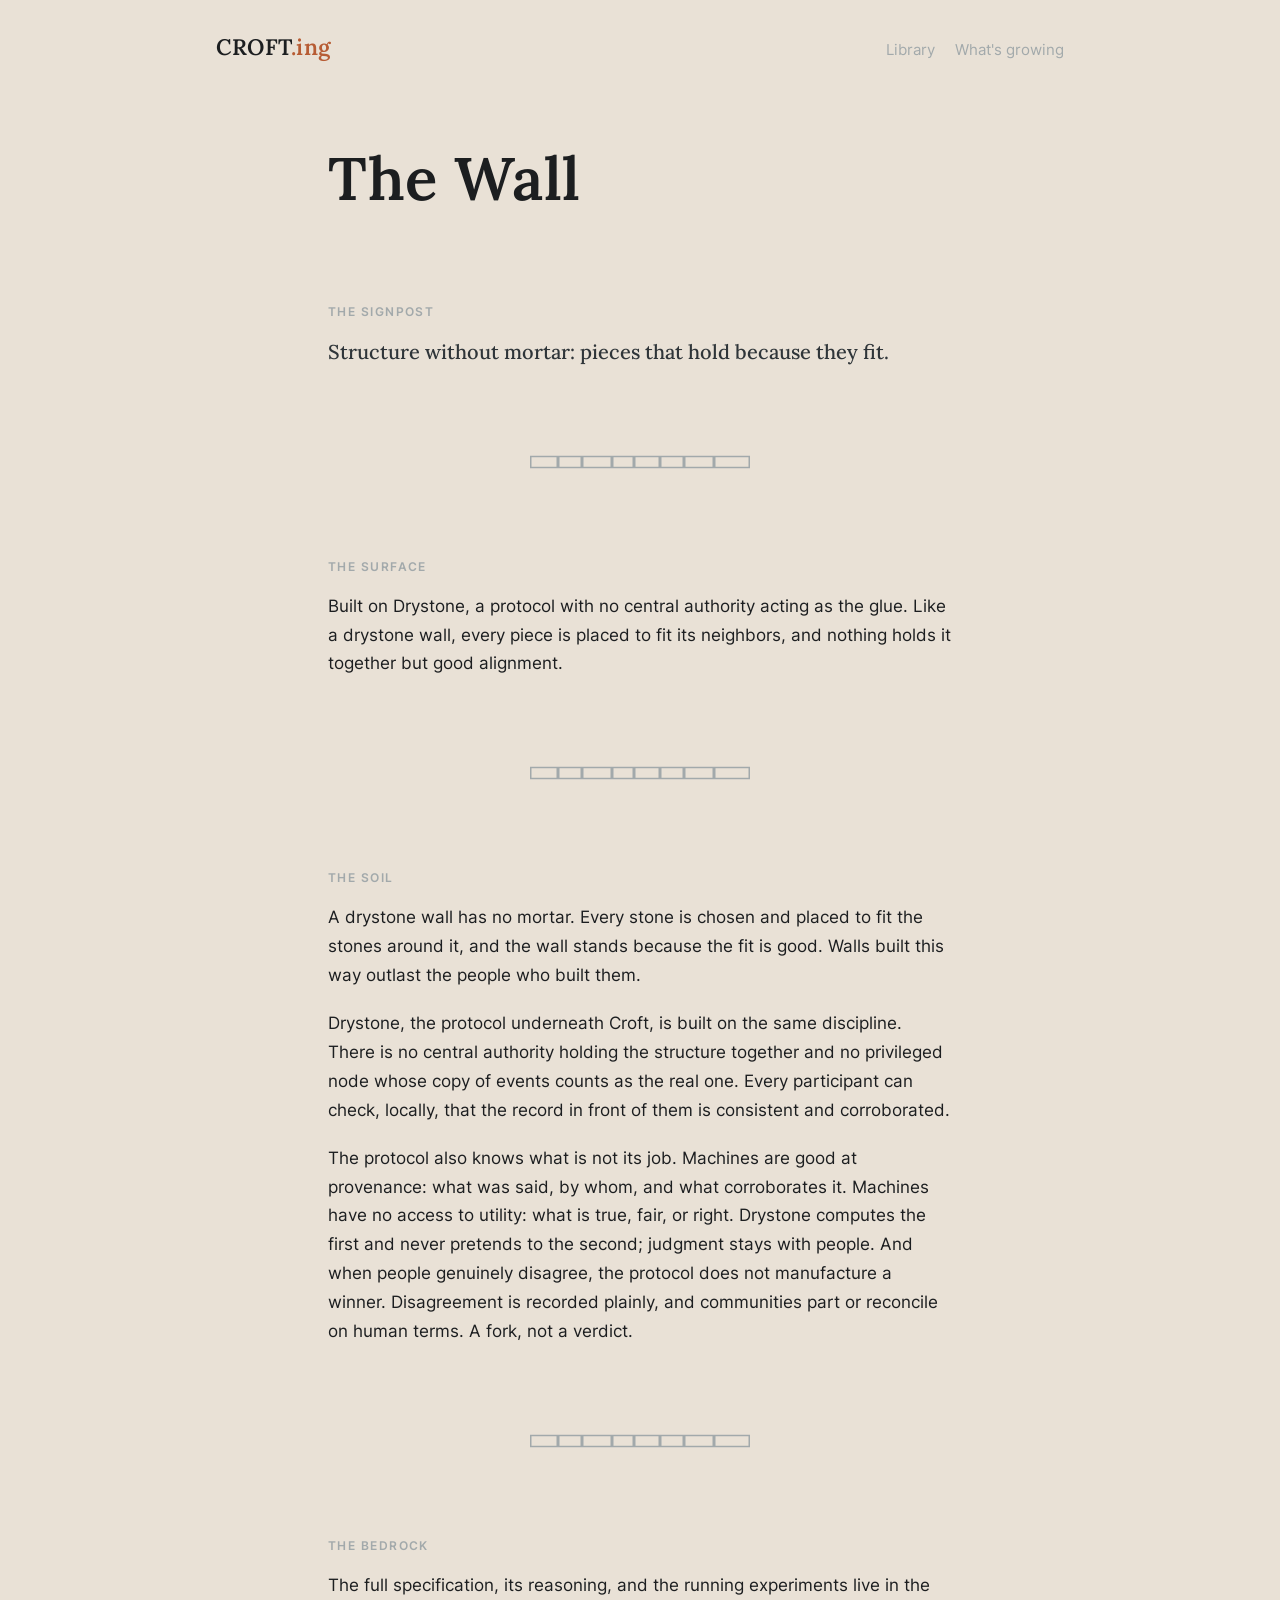
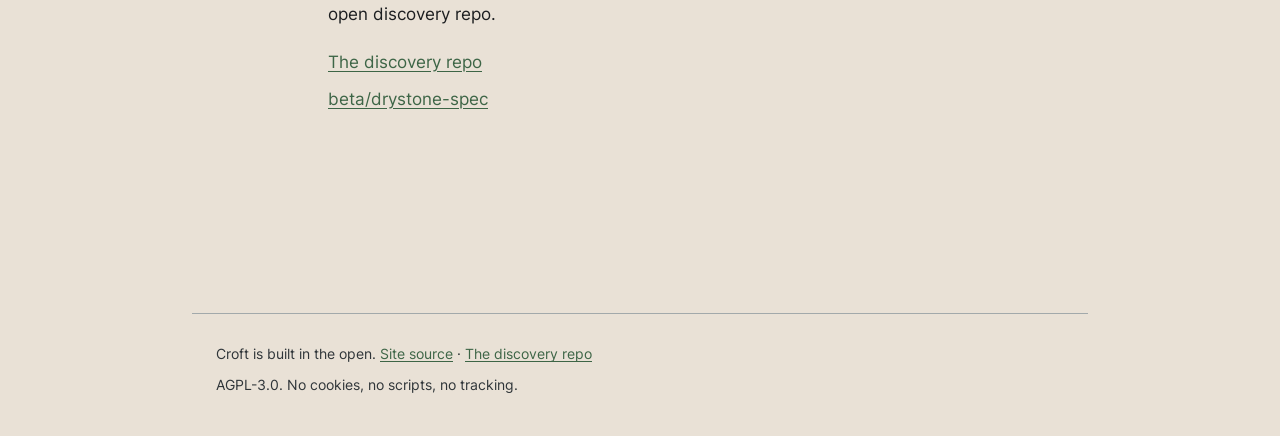
<file: wall.html>
<!DOCTYPE html>
<html lang="en">
<head>
  <meta charset="utf-8">
  <meta name="viewport" content="width=device-width, initial-scale=1">
  <title>The Wall — croft.ing</title>
  <meta name="description" content="Structure without mortar: pieces that hold because they fit.">
  <link rel="icon" href="assets/favicon.svg" type="image/svg+xml">
  <link rel="stylesheet" href="styles.css">
</head>
<body>
  <header class="site-header">
    <a class="wordmark" href="/"><span class="wm-croft">CROFT</span><span class="wm-ing">.ing</span></a>
    <nav class="site-nav" aria-label="Primary">
      <a href="library.html">Library</a>
      <a href="index.html#growing">What's growing</a>
    </nav>
  </header>

  <main class="wrap">
    <section class="section">
      <h1>The Wall</h1>
    </section>

    <section class="tier">
      <span class="tier-label">The Signpost</span>
      <p class="lede">Structure without mortar: pieces that hold because they fit.</p>
    </section>

    <div class="course" role="separator" aria-hidden="true"></div>

    <section class="tier">
      <span class="tier-label">The Surface</span>
      <p class="surface">Built on Drystone, a protocol with no central authority acting as the glue. Like a drystone wall, every piece is placed to fit its neighbors, and nothing holds it together but good alignment.</p>
    </section>

    <div class="course" role="separator" aria-hidden="true"></div>

    <section class="tier">
      <span class="tier-label">The Soil</span>
      <p class="soil">A drystone wall has no mortar. Every stone is chosen and placed to fit the stones around it, and the wall stands because the fit is good. Walls built this way outlast the people who built them.</p>
      <p class="soil">Drystone, the protocol underneath Croft, is built on the same discipline. There is no central authority holding the structure together and no privileged node whose copy of events counts as the real one. Every participant can check, locally, that the record in front of them is consistent and corroborated.</p>
      <p class="soil">The protocol also knows what is not its job. Machines are good at provenance: what was said, by whom, and what corroborates it. Machines have no access to utility: what is true, fair, or right. Drystone computes the first and never pretends to the second; judgment stays with people. And when people genuinely disagree, the protocol does not manufacture a winner. Disagreement is recorded plainly, and communities part or reconcile on human terms. A fork, not a verdict.</p>
    </section>

    <div class="course" role="separator" aria-hidden="true"></div>

    <section class="tier">
      <span class="tier-label">The Bedrock</span>
      <p>The full specification, its reasoning, and the running experiments live in the open discovery repo.</p>
      <ul class="bedrock-links">
        <li><a href="https://github.com/CroftCommunity/discovery">The discovery repo</a></li>
        <li><a href="https://github.com/CroftCommunity/discovery/tree/main/beta/drystone-spec">beta/drystone-spec</a></li>
      </ul>
    </section>
  </main>

  <footer class="site-footer">
    <p>Croft is built in the open. <a href="https://github.com/CroftCommunity/crofting_site">Site source</a> · <a href="https://github.com/CroftCommunity/discovery">The discovery repo</a></p>
    <p>AGPL-3.0. No cookies, no scripts, no tracking.</p>
  </footer>
</body>
</html>
</file>
<file: styles.css>
/* croft.ing — plain HTML + one CSS file. No JS, no external requests.
   Type and palette sources of record: the discovery repo's
   beta/socialization/visual-identity-and-the-progressive-depth-website.md */

/* ---- Self-hosted type (subset latin, weights as listed) ---- */
@font-face {
  font-family: "Lora";
  font-style: normal;
  font-weight: 500;
  font-display: swap;
  src: url("assets/fonts/lora-latin-500-normal.woff2") format("woff2");
}
@font-face {
  font-family: "Lora";
  font-style: normal;
  font-weight: 600;
  font-display: swap;
  src: url("assets/fonts/lora-latin-600-normal.woff2") format("woff2");
}
@font-face {
  font-family: "Inter";
  font-style: normal;
  font-weight: 400;
  font-display: swap;
  src: url("assets/fonts/inter-latin-400-normal.woff2") format("woff2");
}
@font-face {
  font-family: "Inter";
  font-style: normal;
  font-weight: 600;
  font-display: swap;
  src: url("assets/fonts/inter-latin-600-normal.woff2") format("woff2");
}

/* ---- The tectonic palette ---- */
:root {
  --schist:   #2F3539;  /* Deep Schist: structure, dark blocks */
  --granite:  #A2A9AB;  /* Light Granite: rules, subtle text */
  --ruddy:    #B75C34;  /* Ruddy Orange: primary action, heading accents */
  --moss:     #3D6546;  /* Dark Moss: links, growth, active states */
  --ink:      #1C1E20;  /* Iron Ore Black: primary text */
  --canvas:   #E9E1D6;  /* Oatmeal Canvas: page background */

  --serif: "Lora", Georgia, "Times New Roman", serif;
  --sans:  "Inter", system-ui, -apple-system, "Segoe UI", sans-serif;

  --measure: 42rem;
  --measure-wide: 56rem;
  --section-gap: clamp(3rem, 8vw, 5.5rem);
}

/* ---- Base ---- */
*,
*::before,
*::after { box-sizing: border-box; }

html { -webkit-text-size-adjust: 100%; }

body {
  margin: 0;
  background: var(--canvas);
  color: var(--ink);
  font-family: var(--sans);
  font-size: 1.0625rem;
  line-height: 1.7;
  font-weight: 400;
  text-rendering: optimizeLegibility;
  -webkit-font-smoothing: antialiased;
}

/* Centered single column */
.wrap {
  width: 100%;
  max-width: var(--measure);
  margin-inline: auto;
  padding-inline: 1.5rem;
}
.wrap--wide { max-width: var(--measure-wide); }

p { margin: 0 0 1.2rem; }
p:last-child { margin-bottom: 0; }

/* ---- Headings ---- */
h1, h2, h3 {
  font-family: var(--serif);
  color: var(--ink);
  line-height: 1.2;
  font-weight: 600;
  margin: 0 0 1rem;
}
h1 {
  font-weight: 600;
  font-size: clamp(2.5rem, 8vw, 3.75rem);
  letter-spacing: 0.01em;
  margin-bottom: 1.5rem;
}
h2 {
  font-size: 1.5rem;
  font-weight: 600;
}
h3 {
  font-size: 1.2rem;
  font-weight: 500;
}
.accent { color: var(--ruddy); }

/* ---- Links ---- */
a {
  color: var(--moss);
  text-decoration: underline;
  text-underline-offset: 0.15em;
  transition: color 0.15s ease;
}
a:hover,
a:focus { color: #2c4a33; } /* deepened moss */

/* ---- The one button style ---- */
.button {
  display: inline-block;
  background: var(--ruddy);
  color: var(--canvas);
  font-family: var(--sans);
  font-weight: 600;
  text-decoration: none;
  padding: 0.55rem 1.1rem;
  border: none;
  border-radius: 3px;
  box-shadow: none;
  background-image: none;
}
.button:hover,
.button:focus { color: var(--canvas); background: #a4502d; }

/* ---- Header ---- */
.site-header {
  display: flex;
  flex-wrap: wrap;
  align-items: baseline;
  justify-content: space-between;
  gap: 1rem;
  width: 100%;
  max-width: var(--measure-wide);
  margin-inline: auto;
  padding: 1.75rem 1.5rem 1.25rem;
}
.wordmark {
  font-family: var(--serif);
  font-weight: 600;
  font-size: 1.4rem;
  text-decoration: none;
  letter-spacing: 0.01em;
}
.wordmark:hover,
.wordmark:focus { color: inherit; }
.wm-croft { color: var(--ink); }
.wm-ing { color: var(--ruddy); }

.site-nav {
  display: flex;
  gap: 1.25rem;
  font-size: 0.95rem;
}
.site-nav a {
  color: var(--granite);
  text-decoration: none;
}
.site-nav a:hover,
.site-nav a:focus {
  color: var(--moss);
  text-decoration: underline;
  text-underline-offset: 0.15em;
}

/* ---- Main / sections ---- */
main { padding-block: 1.5rem 4rem; }

.section { margin-block: var(--section-gap); }
.section:first-of-type { margin-top: 2rem; }

/* ---- Drystone course divider (defined once, reused) ---- */
.course {
  height: 14px;
  margin: var(--section-gap) auto;
  background-repeat: no-repeat;
  background-position: center;
  background-image: url("data:image/svg+xml,%3Csvg xmlns='http://www.w3.org/2000/svg' width='220' height='14' viewBox='0 0 220 14' fill='none' stroke='%23A2A9AB' stroke-width='1.5'%3E%3Crect x='0.75' y='1.5' width='26.5' height='11'/%3E%3Crect x='28.75' y='1.5' width='22.5' height='11'/%3E%3Crect x='52.75' y='1.5' width='28.5' height='11'/%3E%3Crect x='82.75' y='1.5' width='20.5' height='11'/%3E%3Crect x='104.75' y='1.5' width='24.5' height='11'/%3E%3Crect x='130.75' y='1.5' width='22.5' height='11'/%3E%3Crect x='154.75' y='1.5' width='28.5' height='11'/%3E%3Crect x='184.75' y='1.5' width='34.5' height='11'/%3E%3C/svg%3E");
}

/* ---- Hero ---- */
.hero .lede {
  font-size: 1.2rem;
  line-height: 1.6;
  max-width: 34rem;
}
.hero-links {
  margin-top: 1.5rem;
  display: flex;
  flex-wrap: wrap;
  gap: 1.25rem;
  font-size: 1rem;
}

/* ---- Lede (Signpost lines) ---- */
.lede {
  font-family: var(--serif);
  font-weight: 500;
  font-size: 1.25rem;
  line-height: 1.5;
  color: var(--schist);
  margin: 0 0 1rem;
}

/* ---- Pillar cards (landing) ---- */
.pillars {
  display: grid;
  grid-template-columns: 1fr;
  gap: 2rem;
}
.pillar {
  display: flex;
  flex-direction: column;
}
.pillar h2 { margin-bottom: 0.6rem; }
.pillar .lede { font-size: 1.1rem; }
.pillar .more { margin-top: auto; padding-top: 0.75rem; font-size: 0.95rem; }

@media (min-width: 48rem) {
  .pillars {
    grid-template-columns: repeat(3, 1fr);
    gap: 2.5rem;
  }
}

/* ---- Growing list ---- */
.growing-list {
  list-style: none;
  margin: 1.5rem 0 0;
  padding: 0;
}
.growing-list > li { margin-bottom: 1.5rem; }
.growing-list .term {
  font-weight: 600;
  color: var(--ink);
}

/* ---- Closing blockquote ---- */
.closing {
  text-align: center;
  font-family: var(--serif);
  font-weight: 500;
  font-size: 1.25rem;
  line-height: 1.55;
  color: var(--schist);
  border: none;
  margin: var(--section-gap) auto 0;
  max-width: 32rem;
}
.closing p { margin: 0; }

/* ---- Pillar / depth-tier pages ---- */
.tier { margin-block: var(--section-gap); }
.tier-label {
  display: block;
  font-family: var(--sans);
  font-size: 0.75rem;
  font-weight: 600;
  letter-spacing: 0.12em;
  text-transform: uppercase;
  font-variant: small-caps;
  color: var(--granite);
  margin: 0 0 0.9rem;
}
.tier .surface,
.tier .soil { font-size: 1.0625rem; }
.bedrock-links {
  list-style: none;
  margin: 1rem 0 0;
  padding: 0;
}
.bedrock-links > li { margin-bottom: 0.5rem; }
.bedrock-links a { overflow-wrap: anywhere; }

/* ---- Colophon (guide-page footnote line) ---- */
.colophon {
  text-align: right;
  font-style: italic;
  font-size: 0.85rem;
  color: var(--granite);
  margin-top: var(--section-gap);
}

/* ---- Plain link lists (library) ---- */
.link-list {
  list-style: none;
  margin: 1.5rem 0 0;
  padding: 0;
}
.link-list > li { margin-bottom: 0.9rem; }
.link-list .term { font-weight: 600; }

/* ---- Footer ---- */
.site-footer {
  border-top: 1px solid var(--granite);
  margin-top: 3rem;
  padding: 1.75rem 1.5rem 2.5rem;
  font-size: 0.875rem;
  color: var(--schist);
  max-width: var(--measure-wide);
  margin-inline: auto;
}
.site-footer p { margin: 0 0 0.4rem; }
.site-footer p:last-child { margin-bottom: 0; }

/* ---- Reduced motion: drop the only transition we use ---- */
@media (prefers-reduced-motion: reduce) {
  a { transition: none; }
}
</file>
